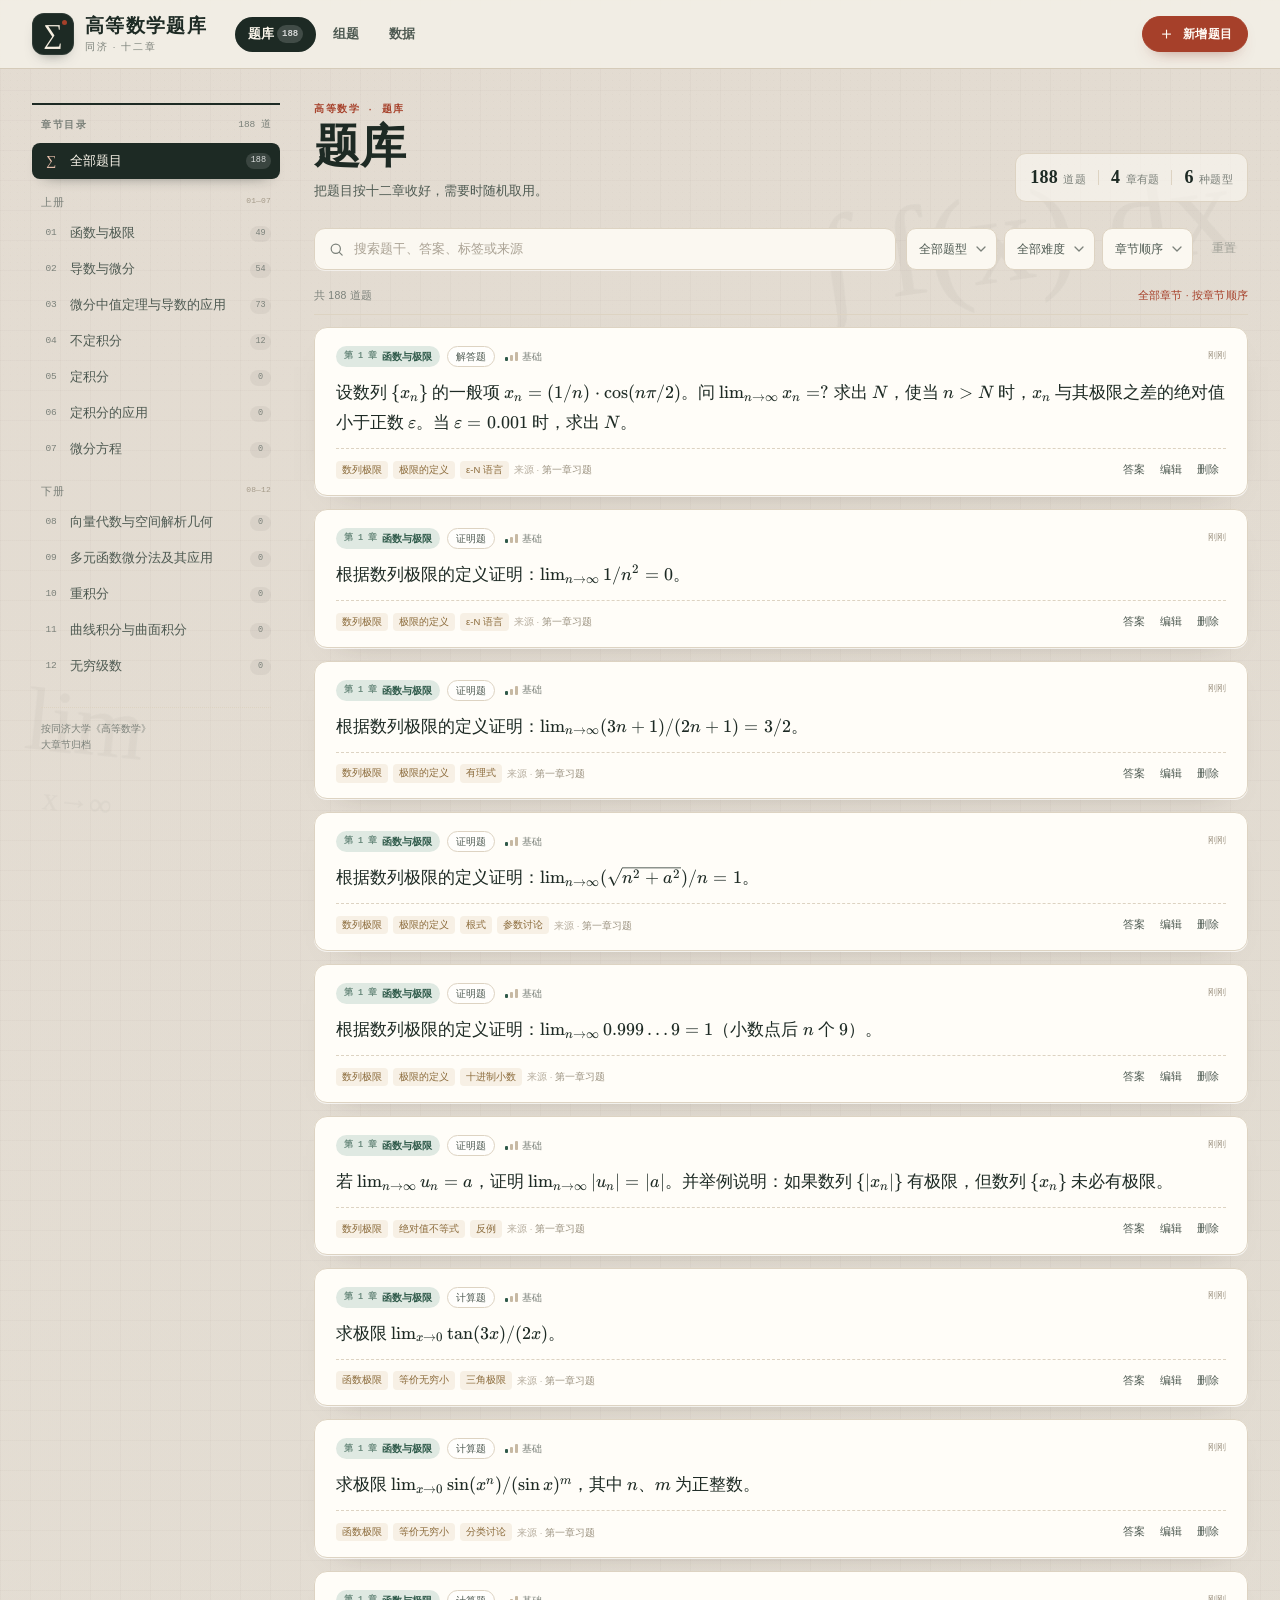
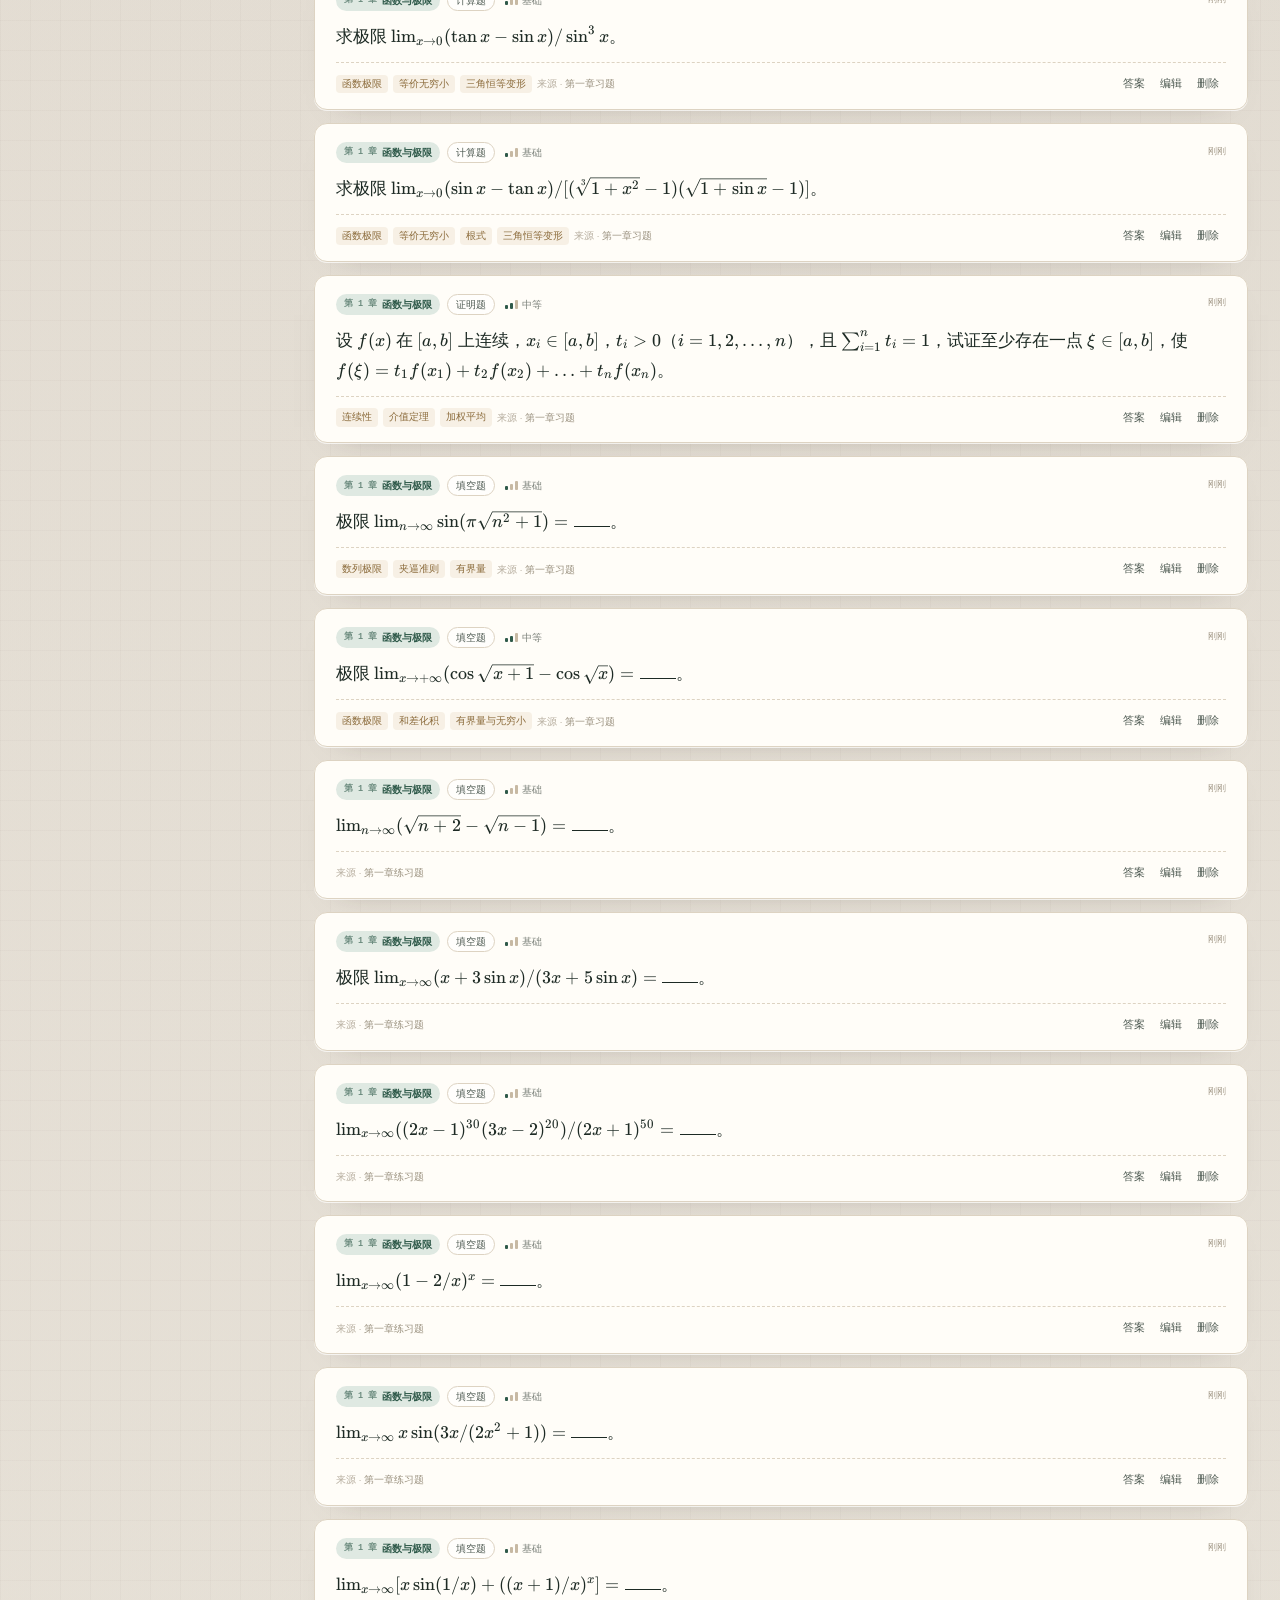
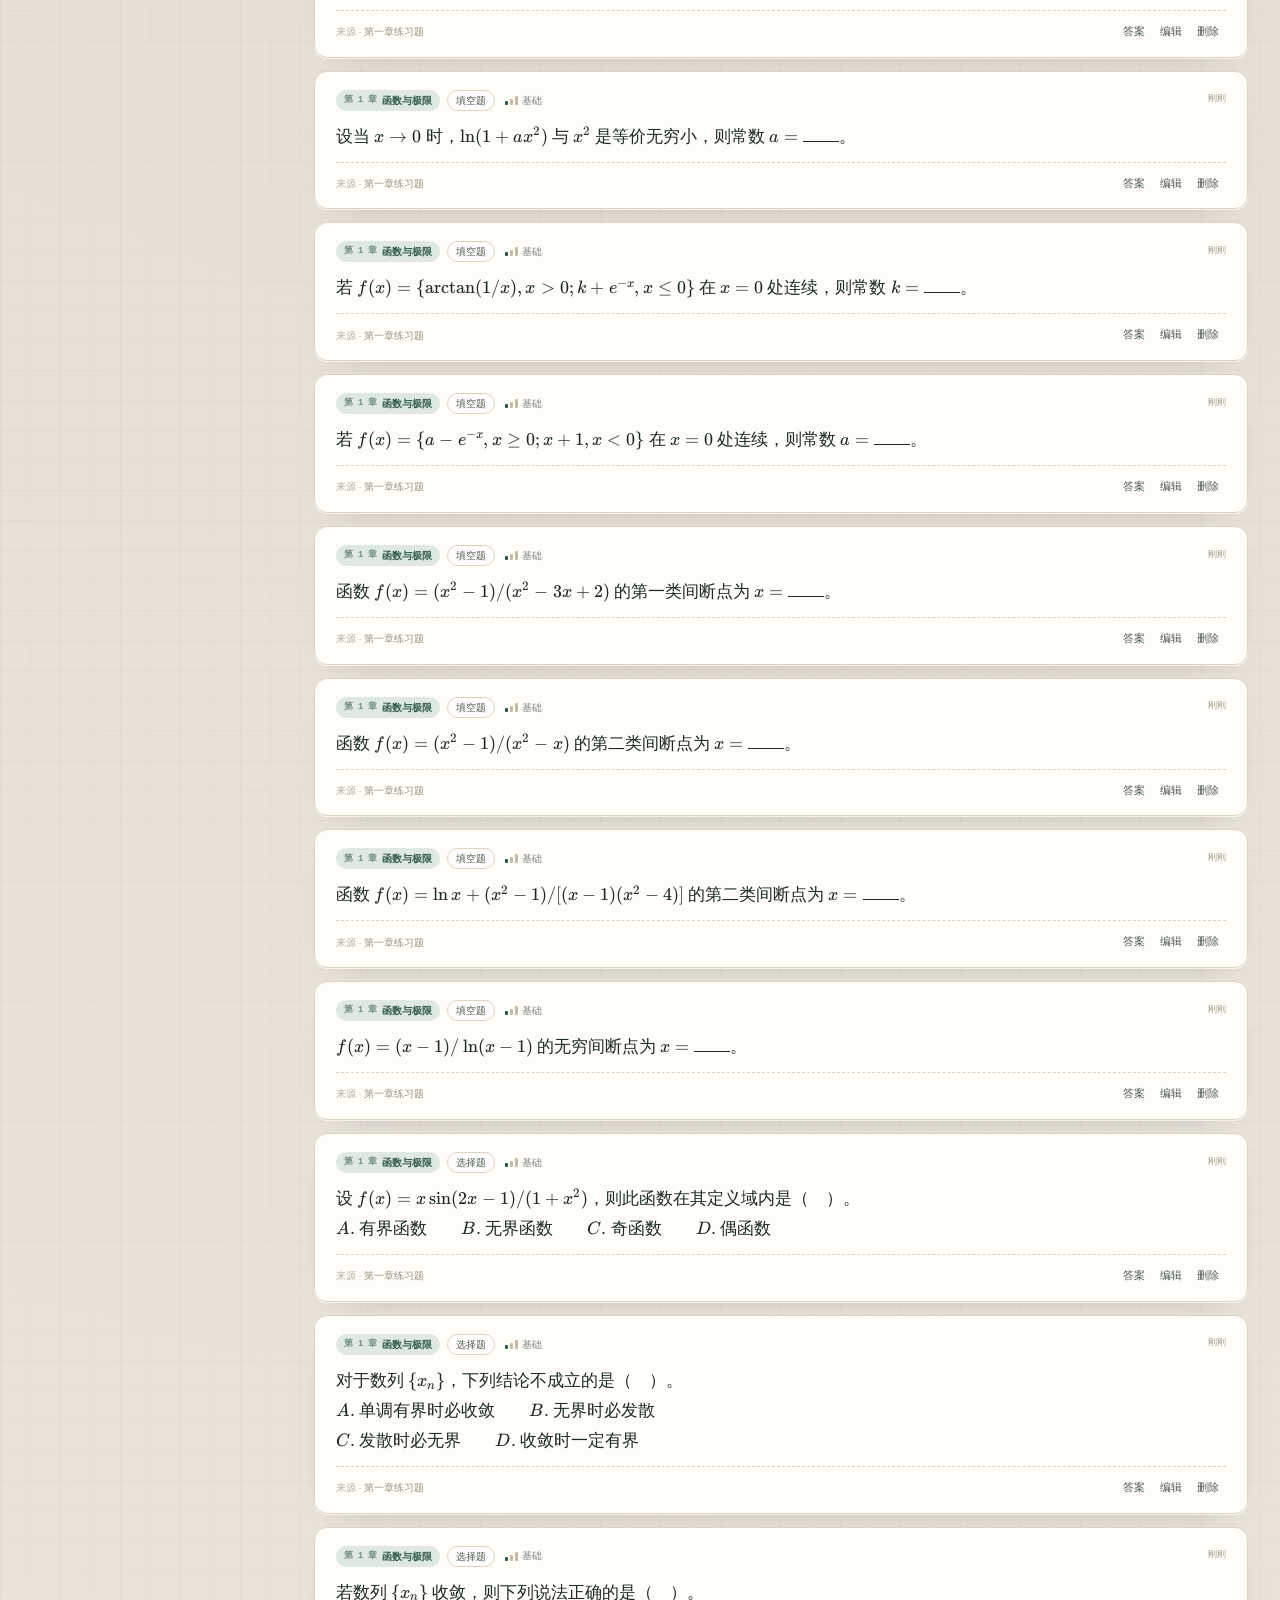
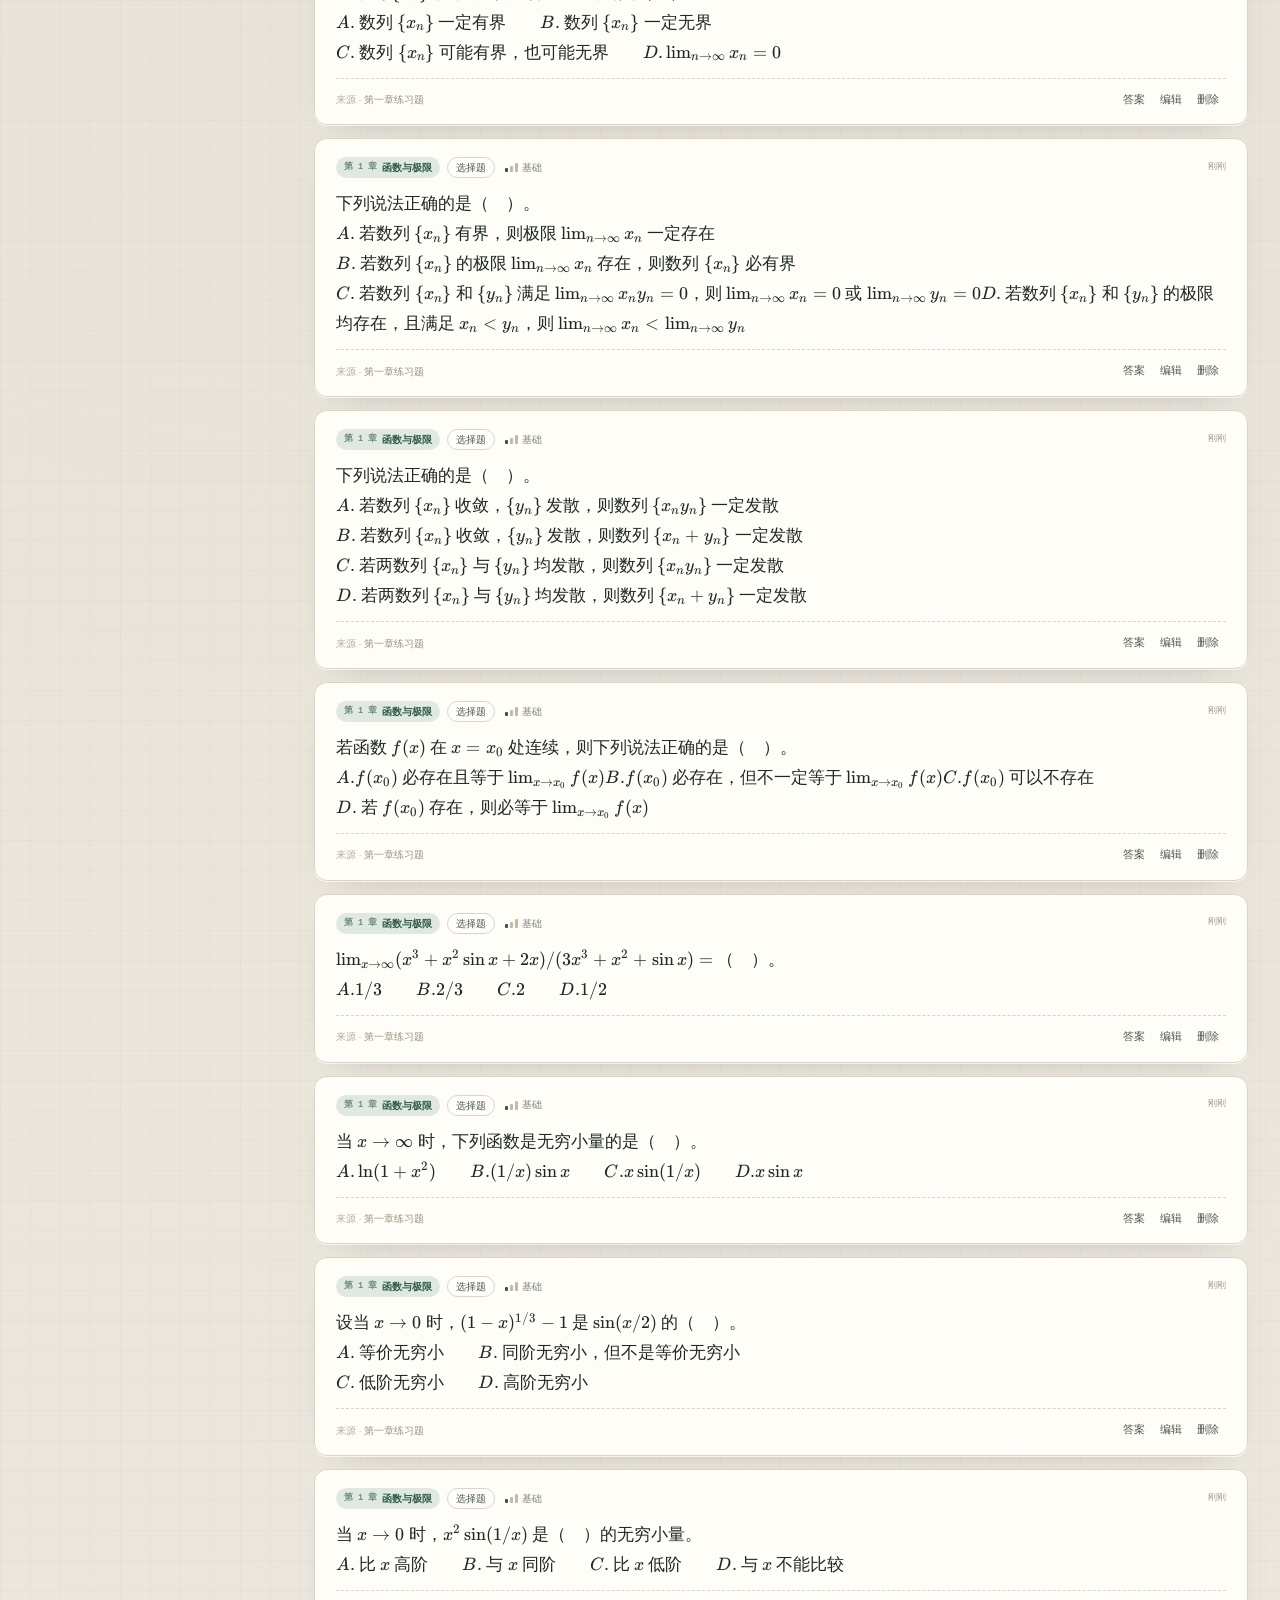
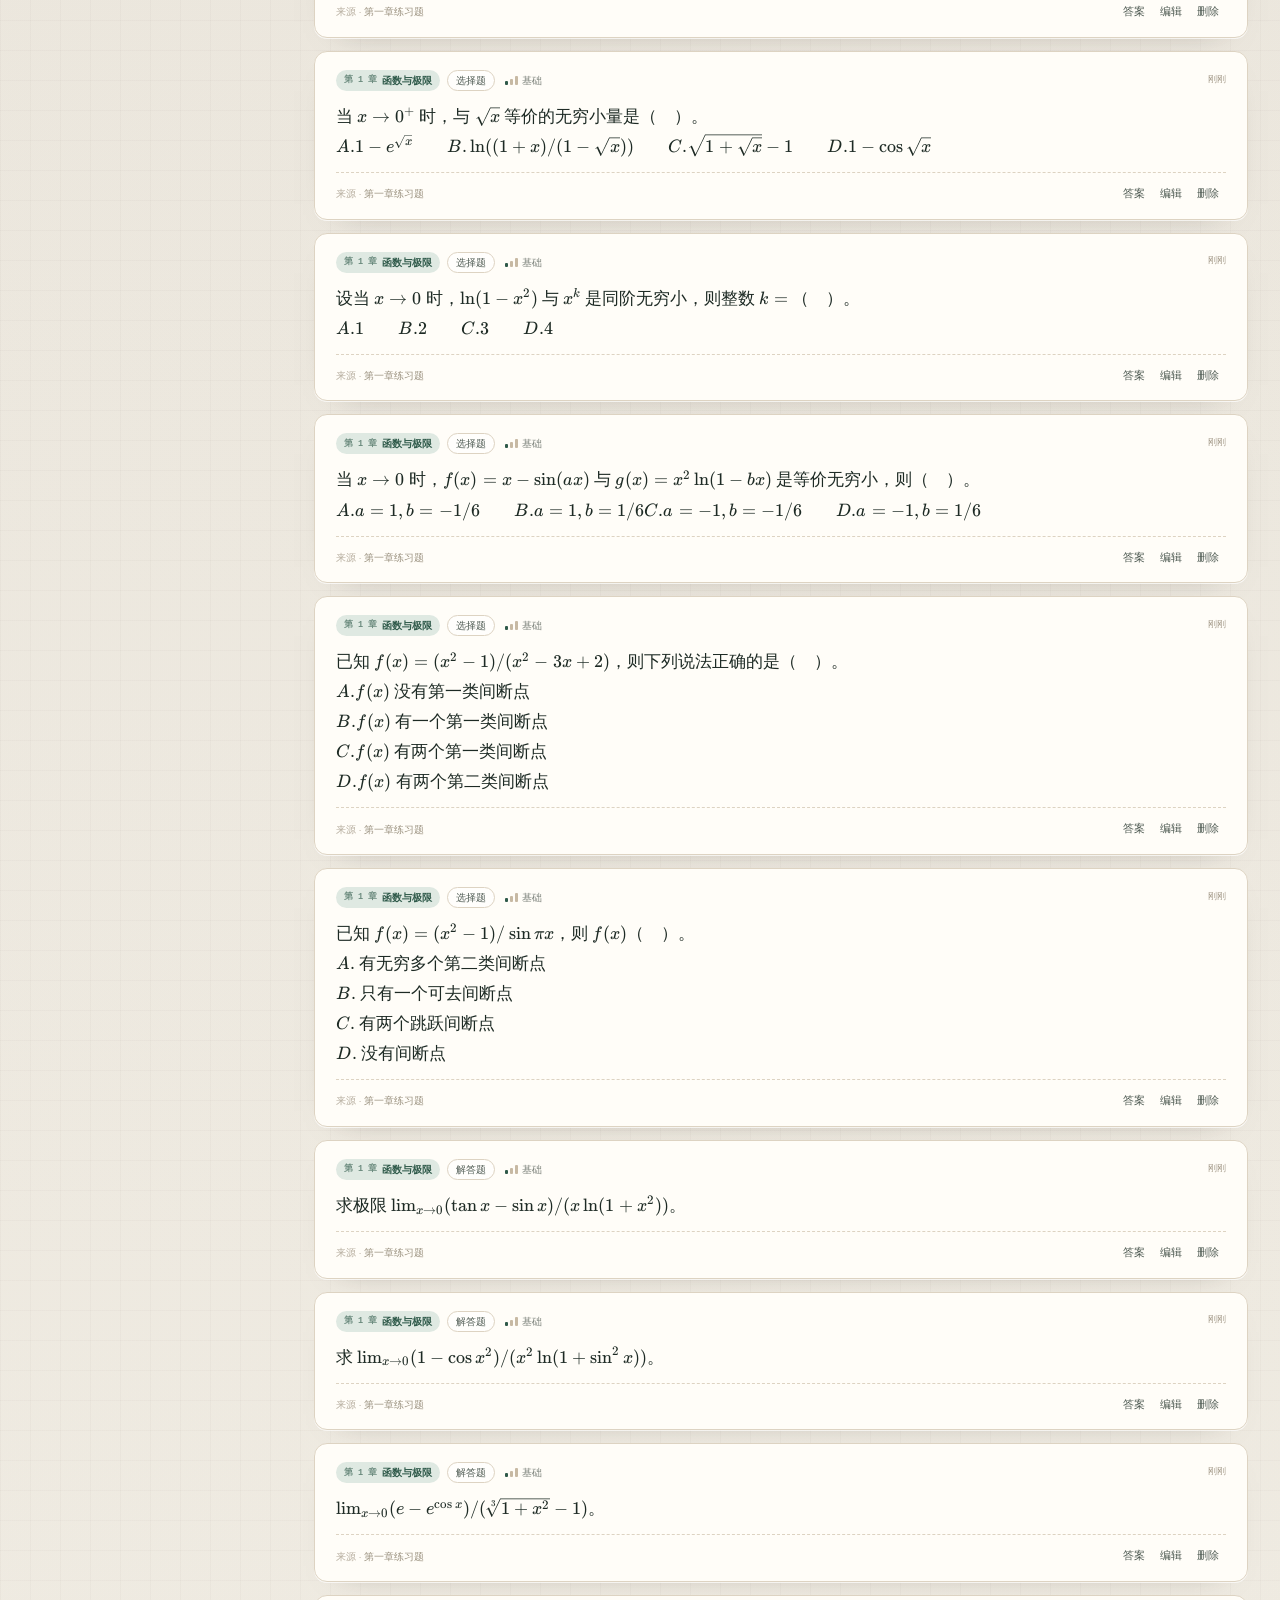
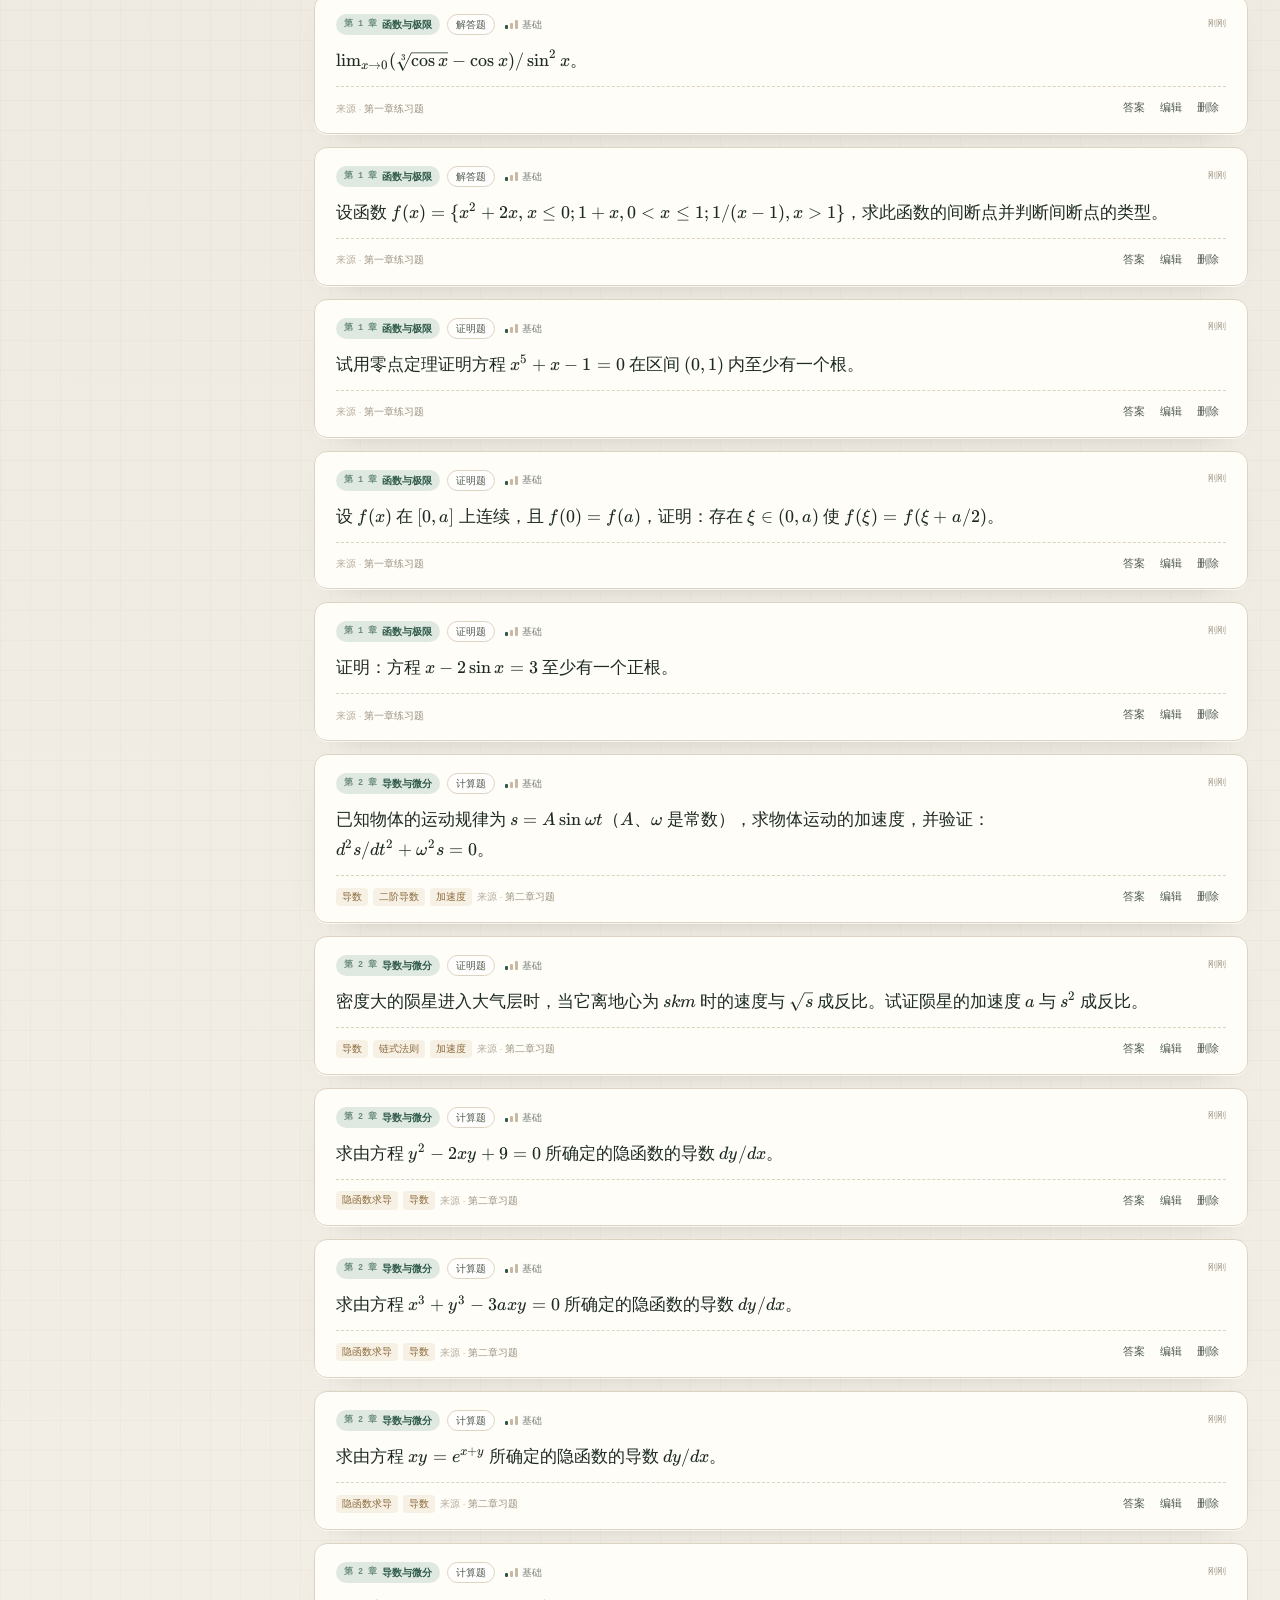
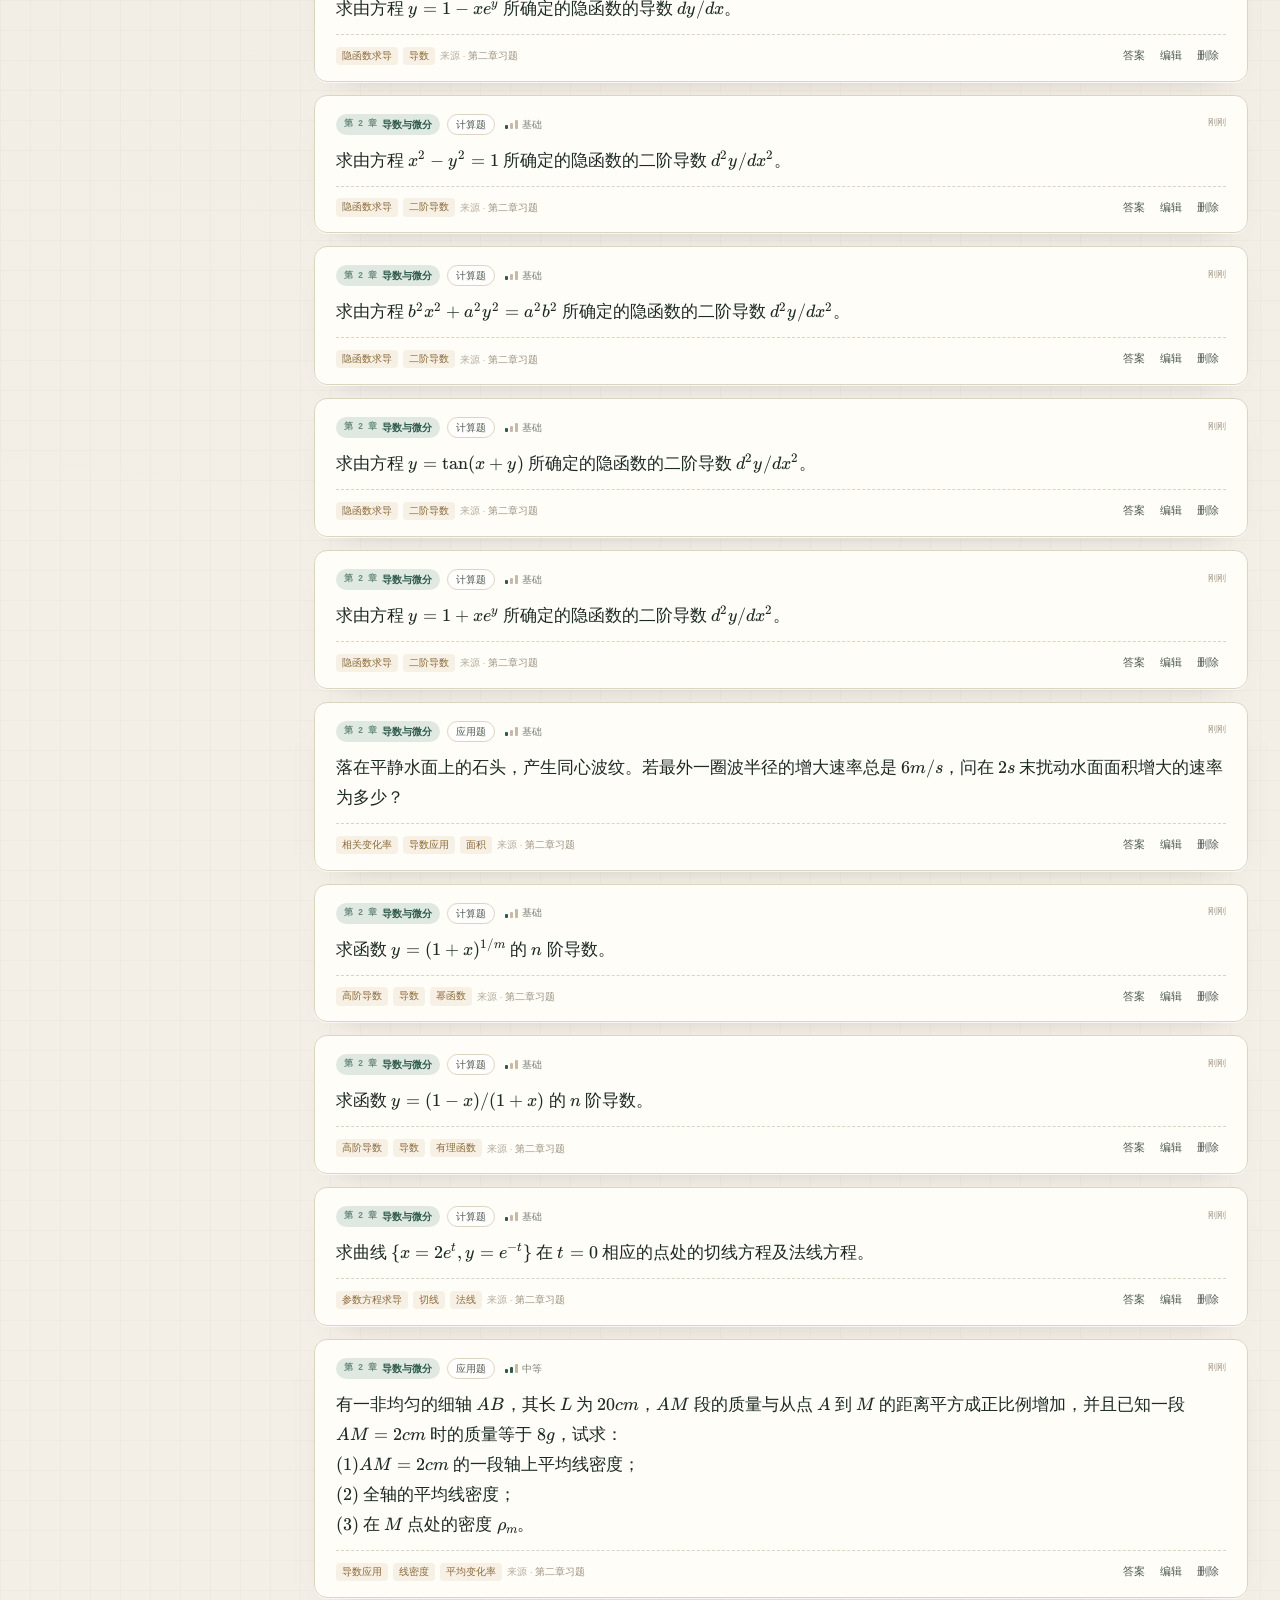
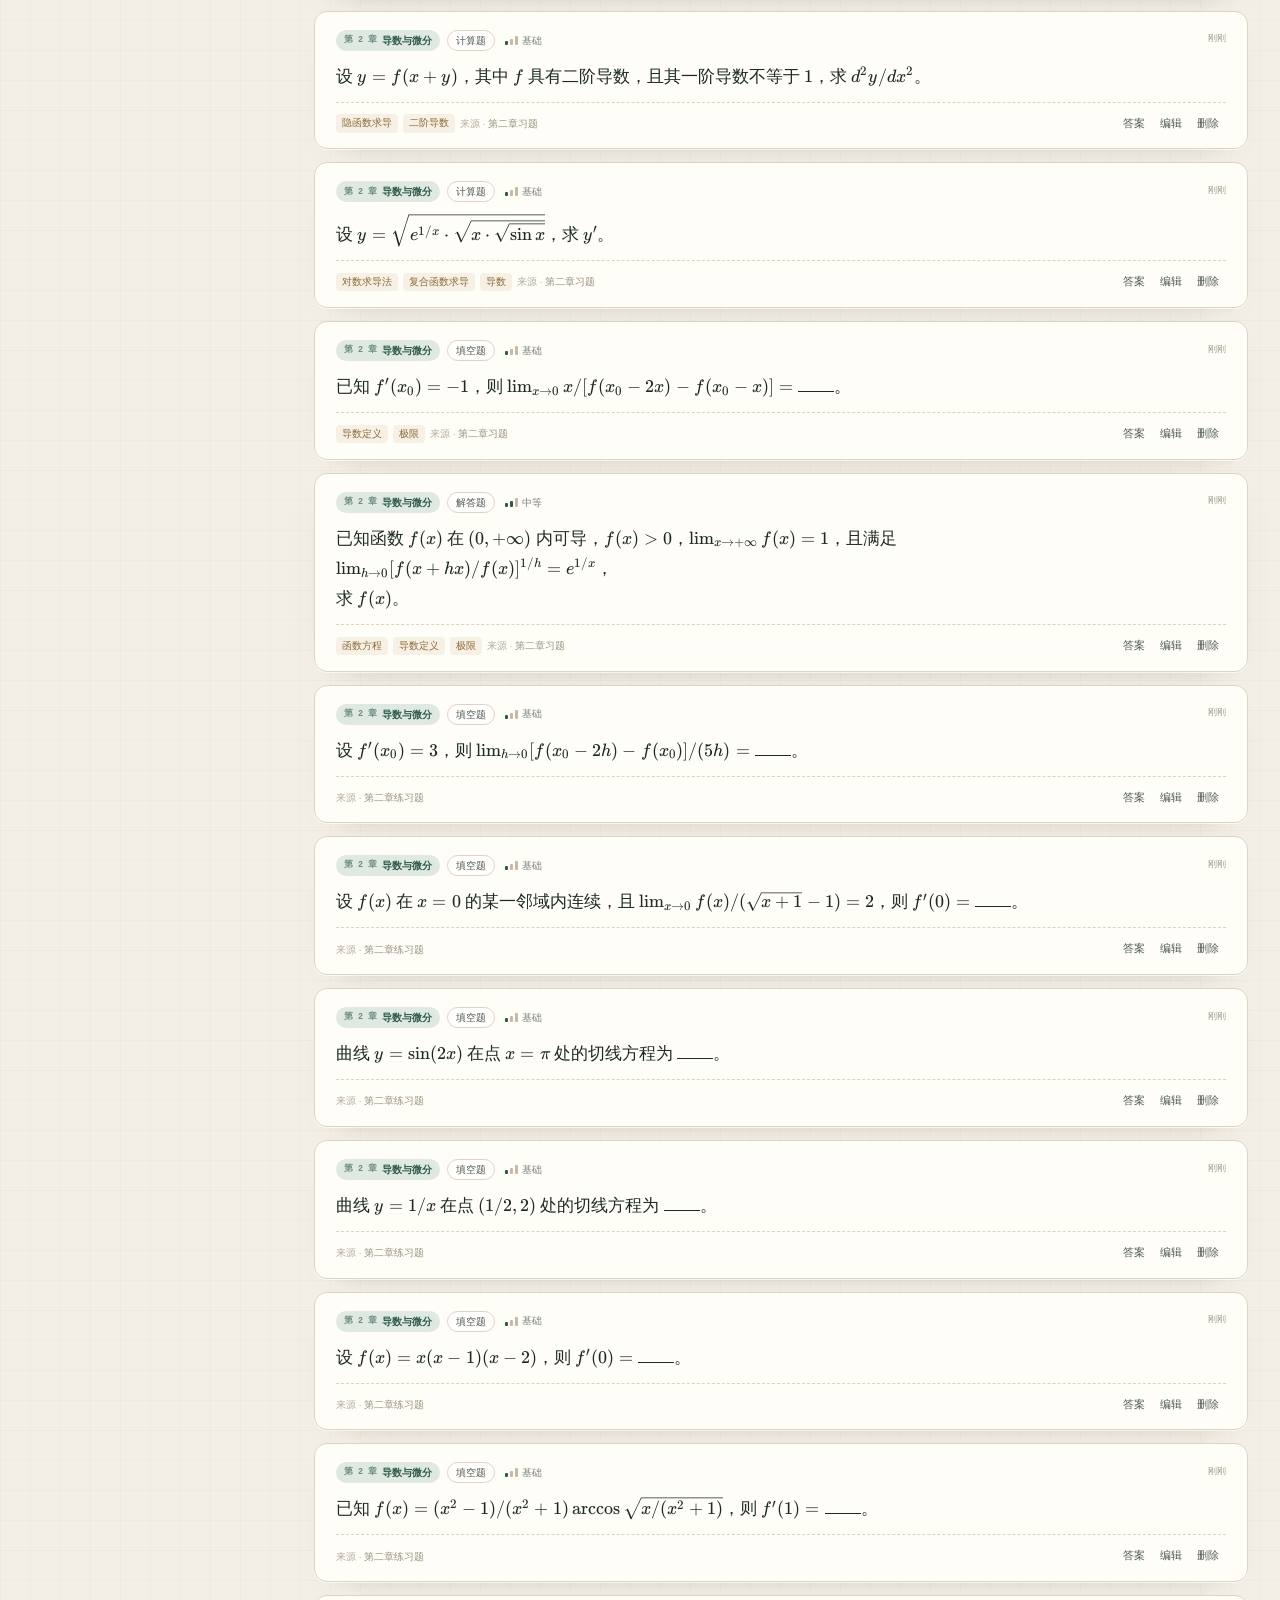
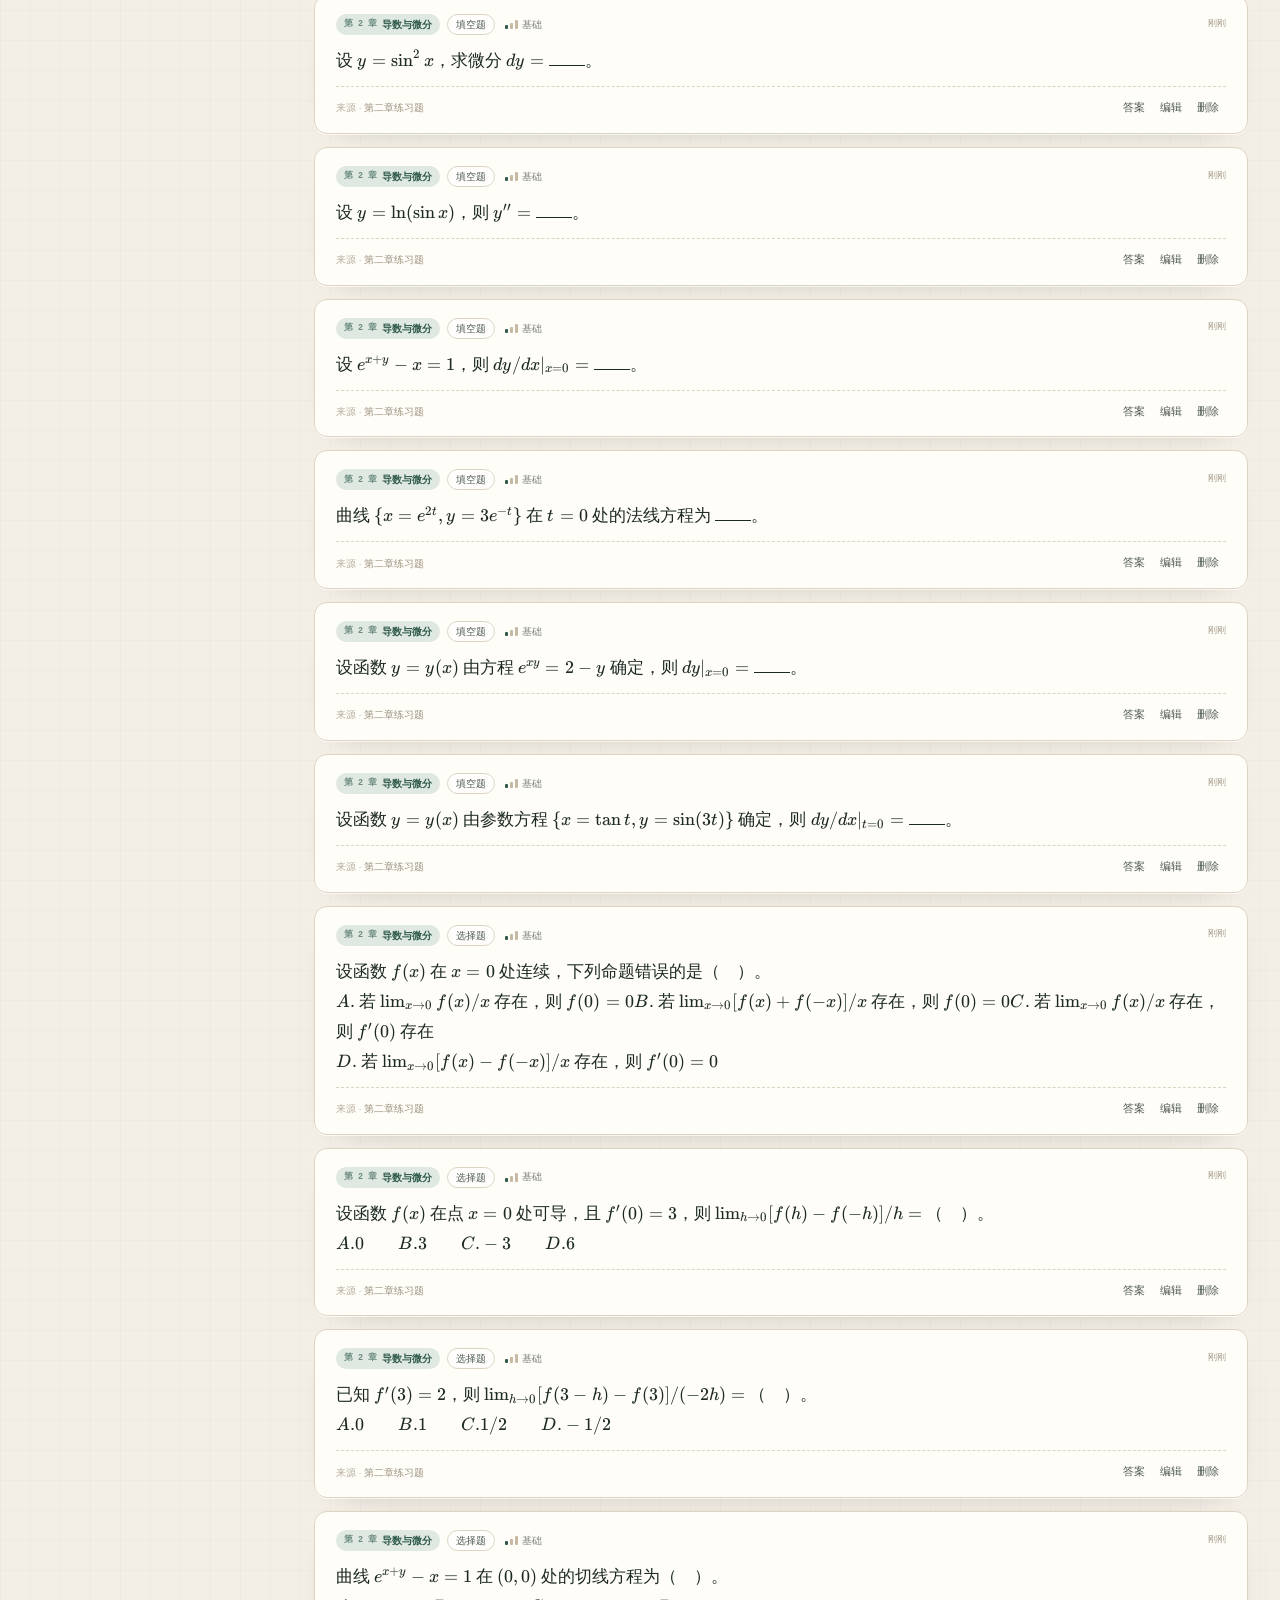
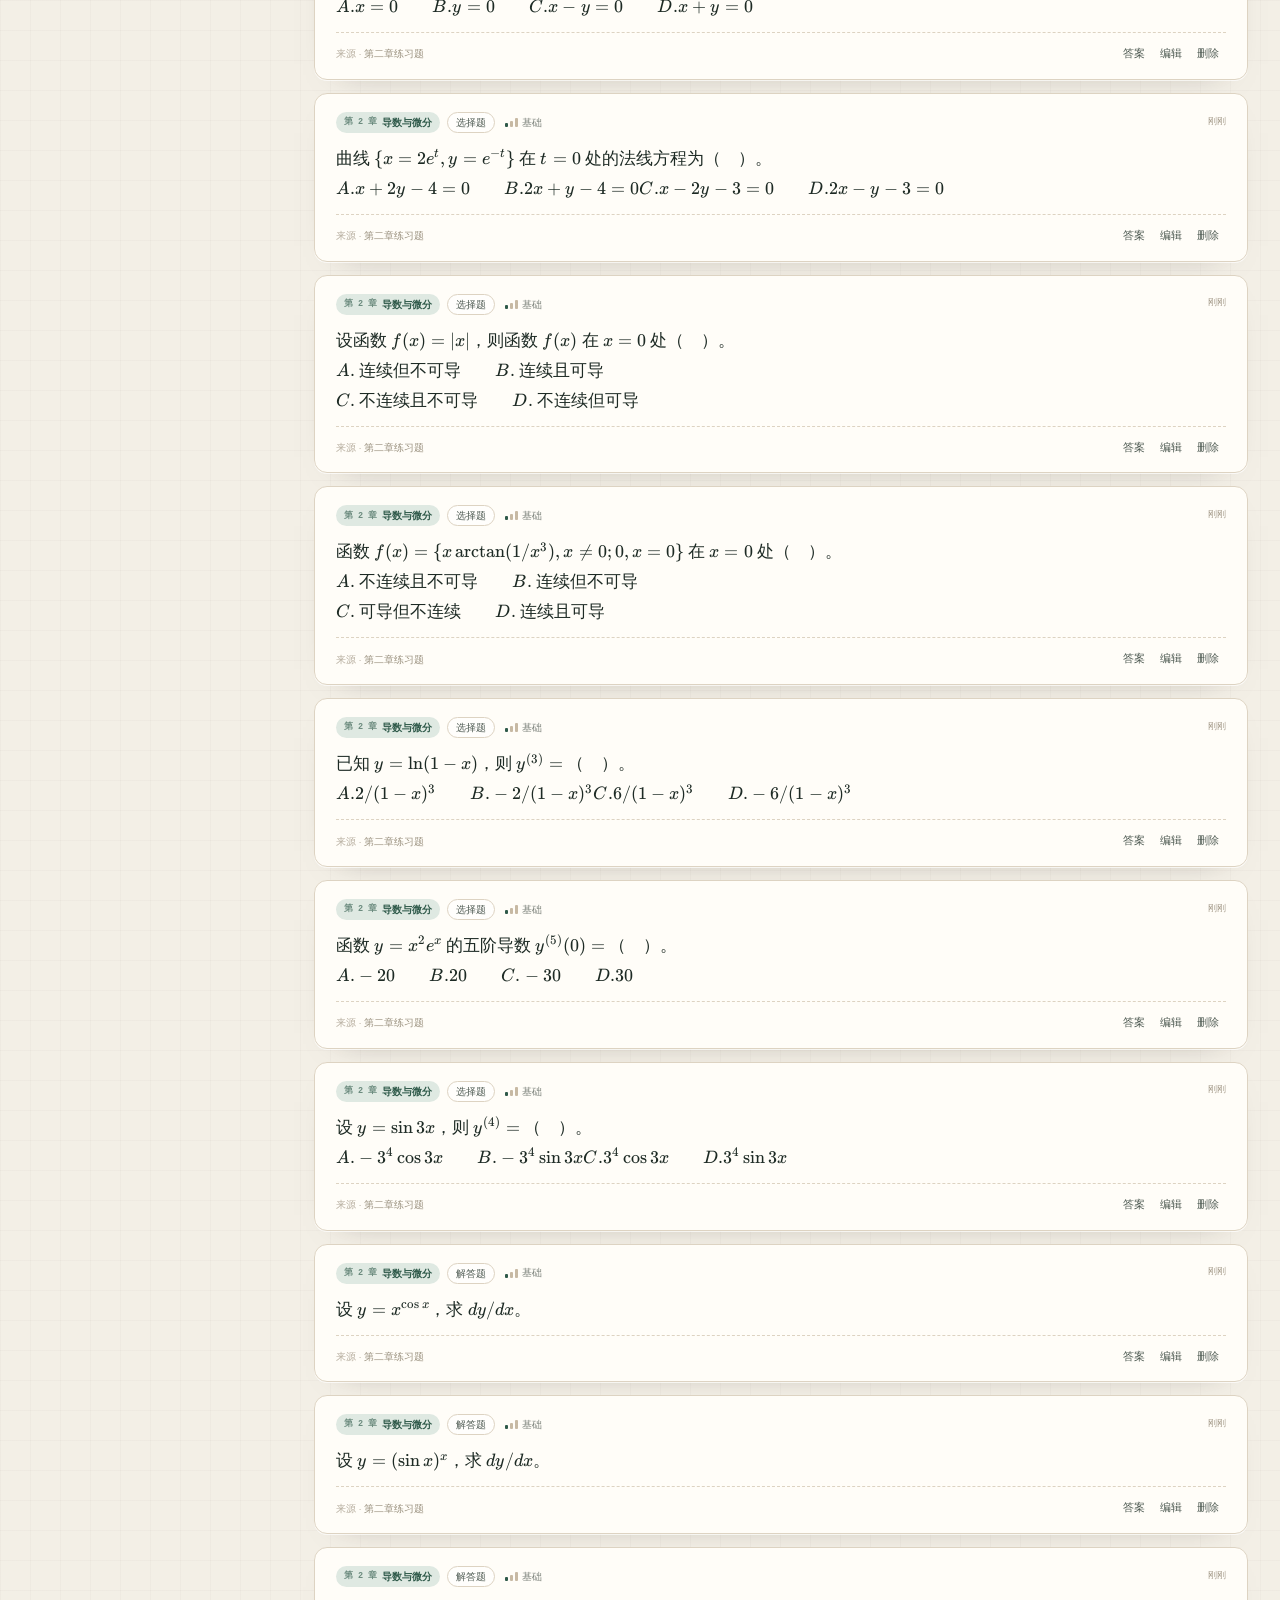
<file: math-bank/index.html>
<!DOCTYPE html>
<html lang="zh-CN">
<head>
  <meta charset="utf-8">
  <meta name="viewport" content="width=device-width, initial-scale=1">
  <meta name="description" content="离线高等数学习题库：按同济大学《高等数学》十二章分类，支持检索、增删改、随机组题并导出 Word。">
  <meta name="color-scheme" content="light">
  <meta name="theme-color" content="#f3efe6">
  <title>高等数学题库 · 同济十二章</title>
  <link rel="icon" href="assets/favicon.svg" type="image/svg+xml">
  <link rel="stylesheet" href="assets/vendor/katex/katex.local.min.css">
  <link rel="stylesheet" href="assets/css/style.css">
</head>
<body>
  <a class="skip-link" href="#main">跳到主要内容</a>
  <div class="page-texture" aria-hidden="true"></div>
  <div class="math-decoration math-decoration--one" aria-hidden="true">∫ f(x) dx</div>
  <div class="math-decoration math-decoration--two" aria-hidden="true">lim<br><span>x→∞</span></div>

  <header class="site-header">
    <div class="header-inner">
      <a class="brand" href="#bank" id="brand-home" aria-label="高等数学题库，返回题库">
        <span class="brand-mark" aria-hidden="true">∑</span>
        <span class="brand-copy">
          <span class="brand-title">高等数学题库</span>
          <span class="brand-subtitle">同济 · 十二章</span>
        </span>
      </a>

      <nav class="main-nav" aria-label="主导航">
        <button class="nav-tab is-active" type="button" data-view="bank">
          题库 <span class="nav-count" id="nav-bank-count">0</span>
        </button>
        <button class="nav-tab" type="button" data-view="compose">组题</button>
        <button class="nav-tab" type="button" data-view="data">数据</button>
      </nav>

      <div class="header-actions">
        <button class="btn btn-primary btn-add" type="button" id="btn-add-question" aria-label="新增题目">
          <span class="btn-plus" aria-hidden="true">＋</span>
          <span>新增题目</span>
        </button>
      </div>
    </div>
  </header>

  <main class="main-shell" id="main">
    <div class="storage-warning" id="storage-warning" role="alert" hidden>
      <strong>注意：</strong><span id="storage-warning-text">当前浏览器无法保存数据。</span>
    </div>

    <!-- ============================== 题库 ============================== -->
    <section class="view is-active" id="view-bank" data-view-panel="bank">
      <div class="bank-layout">
        <aside class="chapter-panel" aria-label="章节目录">
          <div class="chapter-panel-head">
            <span class="panel-label">章节目录</span>
            <span class="chapter-total" id="chapter-total-label">0 道</span>
          </div>
          <div class="chapter-scroll">
            <button class="chapter-item chapter-item--all is-active" type="button" data-chapter-filter="all" id="chapter-all">
              <span class="chapter-index" aria-hidden="true">∑</span>
              <span class="chapter-name">全部题目</span>
              <span class="chapter-count" id="chapter-count-all">0</span>
            </button>
            <div class="chapter-nav" id="chapter-nav"></div>
          </div>
          <p class="chapter-footnote">按同济大学《高等数学》<br>大章节归档</p>
        </aside>

        <div class="bank-content">
          <header class="page-head">
            <div class="page-heading">
              <p class="eyebrow">高等数学 · 题库</p>
              <h1>题库</h1>
              <p class="page-desc">把题目按十二章收好，需要时随机取用。</p>
            </div>
            <div class="overview-strip" aria-label="题库概览">
              <span><strong id="overview-total">0</strong> 道题</span>
              <span class="overview-divider" aria-hidden="true"></span>
              <span><strong id="overview-covered">0</strong> 章有题</span>
              <span class="overview-divider" aria-hidden="true"></span>
              <span><strong id="overview-types">0</strong> 种题型</span>
            </div>
          </header>

          <div class="bank-toolbar">
            <label class="search-box" for="search-input">
              <svg class="search-icon" viewBox="0 0 24 24" aria-hidden="true">
                <circle cx="11" cy="11" r="6.5"></circle>
                <path d="M16 16l4 4"></path>
              </svg>
              <input type="search" id="search-input" placeholder="搜索题干、答案、标签或来源" autocomplete="off" spellcheck="false">
              <button class="search-clear" type="button" id="btn-clear-search" aria-label="清空搜索" hidden>×</button>
            </label>
            <div class="filter-controls">
              <label class="select-wrap">
                <span class="sr-only">题型</span>
                <select id="filter-type">
                  <option value="all">全部题型</option>
                </select>
              </label>
              <label class="select-wrap">
                <span class="sr-only">难度</span>
                <select id="filter-difficulty">
                  <option value="all">全部难度</option>
                  <option value="1">基础</option>
                  <option value="2">中等</option>
                  <option value="3">较难</option>
                </select>
              </label>
              <label class="select-wrap">
                <span class="sr-only">排序</span>
                <select id="filter-sort">
                  <option value="chapter">章节顺序</option>
                  <option value="newest">最近更新</option>
                  <option value="difficulty">由易到难</option>
                </select>
              </label>
              <button class="btn btn-quiet btn-reset" type="button" id="btn-reset-filters">重置</button>
            </div>
          </div>

          <div class="result-line">
            <span id="result-summary">共 0 道题</span>
            <span class="filter-context" id="filter-context"></span>
          </div>

          <div class="question-list" id="question-list"></div>
        </div>
      </div>
    </section>

    <!-- ============================== 组题 ============================== -->
    <section class="view" id="view-compose" data-view-panel="compose" hidden>
      <header class="page-head page-head--wide">
        <div class="page-heading">
          <p class="eyebrow">随机组卷 · 导出 Word</p>
          <h1>组题</h1>
          <p class="page-desc">选定范围与数量，随机抽题，生成一份可以直接打印或编辑的试卷。</p>
        </div>
        <div class="page-head-note">
          <span class="note-mark" aria-hidden="true">A4</span>
          <span>Word 版式已内置<br>无需联网或安装插件</span>
        </div>
      </header>

      <div class="compose-layout">
        <div class="compose-controls">
          <section class="panel compose-panel">
            <div class="panel-heading">
              <span class="step-no" aria-hidden="true">01</span>
              <h2>试卷信息</h2>
            </div>
            <label class="field" for="paper-title-input">
              <span>试卷标题</span>
              <input id="paper-title-input" type="text" maxlength="80" value="高等数学练习卷" autocomplete="off">
            </label>
            <label class="field" for="paper-subtitle-input">
              <span>副标题 <em>可选</em></span>
              <input id="paper-subtitle-input" type="text" maxlength="120" placeholder="例如：第一章至第三章综合练习" autocomplete="off">
            </label>
          </section>

          <section class="panel compose-panel">
            <div class="panel-heading">
              <span class="step-no" aria-hidden="true">02</span>
              <h2>章节范围</h2>
              <div class="mini-actions">
                <button type="button" data-chapter-scope="all">全选</button>
                <button type="button" data-chapter-scope="upper">上册</button>
                <button type="button" data-chapter-scope="lower">下册</button>
                <button type="button" data-chapter-scope="none">清空</button>
              </div>
            </div>
            <div class="chapter-check-grid" id="compose-chapters"></div>
          </section>

          <section class="panel compose-panel">
            <div class="panel-heading">
              <span class="step-no" aria-hidden="true">03</span>
              <h2>筛选与数量</h2>
            </div>
            <div class="field-caption">题型</div>
            <div class="type-check-grid" id="compose-types"></div>
            <div class="difficulty-block">
              <div class="field-caption">难度</div>
              <div class="difficulty-checks" id="compose-difficulties"></div>
            </div>
            <div class="count-row">
              <label class="field-caption" for="compose-count">抽取数量</label>
              <div class="number-stepper">
                <button type="button" data-count-step="-1" aria-label="减少题目数量">−</button>
                <input id="compose-count" type="number" min="1" max="999" step="1" value="10" inputmode="numeric">
                <button type="button" data-count-step="1" aria-label="增加题目数量">＋</button>
              </div>
              <span class="available-inline">可用 <strong id="available-count-inline">0</strong> 道</span>
            </div>
            <p class="field-hint" id="compose-availability-hint">正在统计可用题目…</p>
          </section>

          <section class="panel compose-panel">
            <div class="panel-heading">
              <span class="step-no" aria-hidden="true">04</span>
              <h2>输出选项</h2>
            </div>
            <label class="switch-row">
              <input type="checkbox" id="opt-show-answers">
              <span class="switch-ui" aria-hidden="true"></span>
              <span class="switch-text"><strong>附参考答案</strong><small>答案另起一页，先做后对更方便</small></span>
            </label>
            <label class="switch-row is-disabled" id="opt-solutions-row">
              <input type="checkbox" id="opt-show-solutions" disabled>
              <span class="switch-ui" aria-hidden="true"></span>
              <span class="switch-text"><strong>同时附解析</strong><small>需要先勾选「附参考答案」</small></span>
            </label>
            <label class="switch-row">
              <input type="checkbox" id="opt-answer-space" checked>
              <span class="switch-ui" aria-hidden="true"></span>
              <span class="switch-text"><strong>题目之间预留答题空间</strong><small>Word 中每题下方留出书写位置</small></span>
            </label>
          </section>

          <div class="compose-actions">
            <div class="available-block">
              <span>当前条件</span>
              <strong><span id="available-count">0</span> 道可用</strong>
            </div>
            <button class="btn btn-primary btn-lg" type="button" id="btn-compose" disabled>
              随机组卷 <span class="btn-arrow" aria-hidden="true">→</span>
            </button>
          </div>
        </div>

        <div class="preview-column">
          <div class="preview-toolbar">
            <div class="preview-title">
              <p class="eyebrow">预览</p>
              <h2>试卷</h2>
            </div>
            <div class="preview-actions">
              <button class="btn btn-quiet" type="button" id="btn-clear-paper" hidden>清空</button>
              <button class="btn btn-secondary" type="button" id="btn-print-paper" hidden>
                <svg viewBox="0 0 24 24" aria-hidden="true"><path d="M7 9V3h10v6M7 18H5a2 2 0 0 1-2-2v-5a2 2 0 0 1 2-2h14a2 2 0 0 1 2 2v5a2 2 0 0 1-2 2h-2"></path><rect x="7" y="14" width="10" height="7"></rect></svg>
                打印
              </button>
              <button class="btn btn-primary" type="button" id="btn-export-word" hidden>
                <svg viewBox="0 0 24 24" aria-hidden="true"><path d="M12 3v12"></path><path d="M7 10l5 5 5-5"></path><path d="M5 21h14"></path></svg>
                导出 Word
              </button>
            </div>
          </div>

          <div class="paper-empty" id="paper-empty">
            <span class="paper-empty-glyph" aria-hidden="true">∫</span>
            <h3>还没有生成试卷</h3>
            <p>在左侧选择章节、题型与数量，点击「随机组卷」后在这里预览。</p>
            <span class="paper-empty-hint">A4 纸 · 宋体排版 · 可导出 .docx</span>
          </div>

          <article class="paper" id="paper" aria-label="试卷预览" hidden>
            <header class="paper-head">
              <h1 id="paper-view-title">高等数学练习卷</h1>
              <p class="paper-subtitle" id="paper-view-subtitle" hidden></p>
              <p class="paper-meta-line" id="paper-meta-line"></p>
              <div class="paper-name-line" aria-hidden="true">
                <span>姓名：________</span>
                <span>学号：________</span>
                <span>班级：________</span>
              </div>
            </header>
            <div id="paper-body"></div>
            <section class="paper-answers" id="paper-answers" hidden></section>
          </article>
        </div>
      </div>
    </section>

    <!-- ============================== 数据 ============================== -->
    <section class="view" id="view-data" data-view-panel="data" hidden>
      <header class="page-head page-head--wide">
        <div class="page-heading">
          <p class="eyebrow">本地数据 · 备份与迁移</p>
          <h1>数据</h1>
          <p class="page-desc">题库保存在当前浏览器中，不上传、不联网。换设备或清理浏览器之前，记得导出备份。</p>
        </div>
        <div class="page-head-note">
          <span class="note-mark note-mark--green" aria-hidden="true">◎</span>
          <span>离线 · 本地优先<br>你的题目只在这台电脑上</span>
        </div>
      </header>

      <div class="data-grid">
        <section class="panel data-card data-card--stats">
          <div class="panel-heading">
            <span class="step-no" aria-hidden="true">01</span>
            <h2>题库概览</h2>
            <span class="panel-kicker">BANK SNAPSHOT</span>
          </div>
          <div class="big-stat">
            <strong id="data-total">0</strong>
            <span>道题目</span>
          </div>
          <div class="stat-pairs">
            <div><span>覆盖章节</span><strong id="data-covered">0 / 12</strong></div>
            <div><span>题型种类</span><strong id="data-types">0 / 6</strong></div>
            <div><span>本地占用</span><strong id="data-usage">0 KB</strong></div>
          </div>
          <div class="distribution" id="chapter-distribution"></div>
        </section>

        <section class="panel data-card">
          <div class="panel-heading">
            <span class="step-no" aria-hidden="true">02</span>
            <h2>导出与备份</h2>
          </div>
          <p class="panel-copy">导出的 JSON 包含全部题目，可以跨浏览器、跨电脑导入，也可以直接放进 <code>data/questions.js</code> 作为内置题库。</p>
          <div class="button-stack">
            <button class="btn btn-primary" type="button" id="btn-export-json">
              <svg viewBox="0 0 24 24" aria-hidden="true"><path d="M12 3v12"></path><path d="M7 10l5 5 5-5"></path><path d="M5 21h14"></path></svg>
              导出全部题目（JSON）
            </button>
            <button class="btn btn-secondary" type="button" id="btn-export-template">下载导入模板</button>
          </div>
          <p class="data-note" id="storage-meta">尚未保存过题库。</p>
        </section>

        <section class="panel data-card data-card--wide">
          <div class="panel-heading">
            <span class="step-no" aria-hidden="true">03</span>
            <h2>导入题库</h2>
            <span class="panel-kicker">JSON IMPORT</span>
          </div>
          <div class="import-mode" role="radiogroup" aria-label="导入方式">
            <label>
              <input type="radio" name="import-mode" value="merge" checked>
              <span class="mode-card"><strong>合并导入</strong><small>相同 id 更新，其余追加</small></span>
            </label>
            <label>
              <input type="radio" name="import-mode" value="replace">
              <span class="mode-card"><strong>覆盖题库</strong><small>清空现有题目后导入</small></span>
            </label>
          </div>
          <div class="import-grid">
            <label class="dropzone" id="dropzone" for="import-file" tabindex="0" role="button" aria-label="选择或拖入 JSON 题库文件">
              <svg viewBox="0 0 24 24" aria-hidden="true"><path d="M12 16V4"></path><path d="M7 9l5-5 5 5"></path><path d="M4 16v3a2 2 0 0 0 2 2h12a2 2 0 0 0 2-2v-3"></path></svg>
              <strong>拖入 JSON 文件</strong>
              <span>或点击选择文件</span>
              <input type="file" id="import-file" accept=".json,application/json" hidden>
            </label>
            <div class="paste-import">
              <label for="import-text">或粘贴 JSON</label>
              <textarea id="import-text" rows="6" spellcheck="false" placeholder='{"questions": [ { "chapter": "第1章", "stem": "……" } ]}'></textarea>
              <button class="btn btn-secondary" type="button" id="btn-import-text">解析并导入</button>
            </div>
          </div>
          <div class="import-report" id="import-report" hidden aria-live="polite"></div>
        </section>

        <section class="panel data-card">
          <div class="panel-heading">
            <span class="step-no" aria-hidden="true">04</span>
            <h2>题库维护</h2>
          </div>
          <div class="maintenance-row">
            <div>
              <strong>载入演示题</strong>
              <p>加入 9 道自编示例题，用来体验组卷和 Word 导出。</p>
            </div>
            <button class="btn btn-secondary btn-sm" type="button" id="btn-load-demo">载入</button>
          </div>
          <div class="maintenance-row">
            <div>
              <strong>合并内置题库</strong>
              <p id="builtin-note">内置题库当前有 0 道题。</p>
            </div>
            <button class="btn btn-secondary btn-sm" type="button" id="btn-merge-builtin" disabled>合并</button>
          </div>
          <div class="maintenance-row maintenance-row--danger">
            <div>
              <strong>清空题库</strong>
              <p>只删除当前浏览器里的题目，操作前请先导出。</p>
            </div>
            <button class="btn btn-danger-ghost btn-sm" type="button" id="btn-clear-bank">清空</button>
          </div>
        </section>

        <section class="panel data-card data-card--wide">
          <div class="panel-heading">
            <span class="step-no" aria-hidden="true">05</span>
            <h2>数据格式</h2>
            <span class="panel-kicker">JSON SCHEMA</span>
          </div>
          <p class="panel-copy">题干、答案、解析都支持换行，以及 <code>x^{2}</code>、<code>a_{n}</code> 这样的上下标标记；积分号、求和号、根号等公式请直接使用 Unicode 字符。</p>
          <details class="code-details">
            <summary>查看可直接导入的示例与字段说明</summary>
            <pre><code>{
  "version": 1,
  "questions": [
    {
      "id": "ch01-001",
      "chapter": "第1章",
      "type": "计算题",
      "difficulty": "基础",
      "stem": "求极限 lim_{x→0} (sin 3x) / x",
      "answer": "3",
      "solution": "利用等价无穷小 sin 3x ~ 3x。",
      "tags": ["极限", "等价无穷小"],
      "source": "自编"
    }
  ]
}</code></pre>
          </details>
          <p class="data-note">上面是合法 JSON，可以直接导入。chapter 也可以写 ch01 或 1；题型、难度缺失时会按解答题 / 中等导入。题目 id 可省略。</p>
          <p class="data-note">公式暂不解析 LaTeX 命令；上标、下标会原样带入 Word。需要更复杂的排版时，可把公式写成 Unicode 文本，或在导出后的 Word 里继续编辑。</p>
        </section>
      </div>
    </section>
  </main>

  <footer class="site-footer">
    <div class="footer-inner">
      <span>高等数学题库 · 离线版</span>
      <span>数据保存在当前浏览器 · 请定期在「数据」页导出备份</span>
    </div>
  </footer>

  <!-- ============================== 新增 / 编辑题目 ============================== -->
  <dialog class="modal" id="question-dialog" aria-labelledby="question-dialog-title">
    <form class="modal-card" id="question-form" novalidate>
      <header class="modal-head">
        <div>
          <p class="eyebrow">QUESTION EDITOR</p>
          <h2 id="question-dialog-title">新增题目</h2>
        </div>
        <button class="icon-btn modal-close" type="button" data-close-question aria-label="关闭">×</button>
      </header>
      <div class="modal-body">
        <input type="hidden" id="question-id">
        <div class="form-grid form-grid--three">
          <label class="field" for="question-chapter">
            <span>章节 <b>*</b></span>
            <select id="question-chapter" required></select>
          </label>
          <label class="field" for="question-type">
            <span>题型 <b>*</b></span>
            <select id="question-type" required></select>
          </label>
          <label class="field" for="question-difficulty">
            <span>难度 <b>*</b></span>
            <select id="question-difficulty" required></select>
          </label>
        </div>

        <label class="field" for="question-stem">
          <span>题干 <b>*</b></span>
          <textarea id="question-stem" rows="7" required placeholder="在这里输入题目。公式可用 $...$ 写 LaTeX，例如 $\lim_{x\to 0}\frac{\sin x}{x}$；也兼容 x^{2}、a_{n}。"></textarea>
        </label>
        <p class="math-hint"><code>$...$</code> 行内公式 · <code>$$...$$</code> 独立公式 · 也兼容 <code>x^{2}</code>、<code>a_{n}</code> · 换行直接回车</p>

        <label class="field" for="question-answer">
          <span>答案 <em>可留空</em></span>
          <textarea id="question-answer" rows="3" placeholder="最终答案，例如：$\frac{1}{3}$；选项题可写「B（1）」"></textarea>
        </label>
        <label class="field" for="question-solution">
          <span>解析 <em>可留空</em></span>
          <textarea id="question-solution" rows="4" placeholder="解题过程。导出时勾选「同时附解析」才会带入 Word。"></textarea>
        </label>
        <div class="math-preview" id="question-math-preview" hidden>
          <div class="math-preview-head">
            <span>公式预览</span>
            <span class="math-preview-tip"><code>$...$</code> 行内 · <code>$$...$$</code> 独立</span>
          </div>
          <div class="math-preview-body" id="question-math-preview-body"></div>
        </div>

        <div class="form-grid">
          <label class="field" for="question-source">
            <span>来源 <em>可选</em></span>
            <input id="question-source" type="text" maxlength="100" placeholder="例如：自编 / 课堂例题">
          </label>
          <label class="field" for="question-tags">
            <span>标签 <em>可选</em></span>
            <input id="question-tags" type="text" maxlength="200" placeholder="用逗号分隔，例如：极限, 等价无穷小">
          </label>
        </div>
        <p class="form-error" id="question-form-error" role="alert" hidden></p>
      </div>
      <footer class="modal-foot">
        <span class="modal-footnote">保存后立即写入当前浏览器</span>
        <div class="modal-actions">
          <button class="btn btn-quiet" type="button" data-close-question>取消</button>
          <button class="btn btn-primary" type="submit">保存题目</button>
        </div>
      </footer>
    </form>
  </dialog>

  <!-- ============================== 确认框 ============================== -->
  <dialog class="modal modal--small" id="confirm-dialog" aria-labelledby="confirm-title">
    <div class="modal-card">
      <header class="modal-head">
        <div>
          <p class="eyebrow">PLEASE CONFIRM</p>
          <h2 id="confirm-title">确认操作</h2>
        </div>
        <button class="icon-btn modal-close" type="button" id="confirm-close" aria-label="关闭">×</button>
      </header>
      <div class="modal-body">
        <p class="confirm-message" id="confirm-message"></p>
        <p class="confirm-detail" id="confirm-detail" hidden></p>
      </div>
      <footer class="modal-foot">
        <span class="modal-footnote" id="confirm-footnote"></span>
        <div class="modal-actions">
          <button class="btn btn-quiet" type="button" id="confirm-cancel">取消</button>
          <button class="btn btn-primary" type="button" id="confirm-ok">确认</button>
        </div>
      </footer>
    </div>
  </dialog>

  <div class="toast-region" id="toast-region" aria-live="polite" aria-atomic="false"></div>

  <noscript>
    <div class="noscript">这个页面需要 JavaScript 才能使用，请在浏览器设置中启用 JavaScript。</div>
  </noscript>

  <script src="data/questions.js"></script>
  <script src="data/ch01-03-bulk.js"></script>
  <script src="data/ch01-latex.js"></script>
  <script src="data/ch02-latex.js"></script>
  <script src="data/ch03-latex.js"></script>
  <script src="assets/js/chapters.js"></script>
  <script src="assets/js/demo-questions.js"></script>
  <script src="assets/js/richtext.js"></script>
  <script src="assets/vendor/katex/katex.min.js"></script>
  <script src="assets/js/latex.js"></script>
  <script src="assets/js/word-formula.js"></script>
  <script src="assets/js/store.js"></script>
  <script src="assets/js/docx.js"></script>
  <script src="assets/js/app.js"></script>
</body>
</html>
</file>
<file: math-bank/assets/css/style.css>
/* ============================================================
   高等数学题库 · 离线版
   暖纸色 / 墨绿 / 朱砂，带一点教科书的气质。
   ============================================================ */

:root {
  --bg: #f3efe6;
  --bg-deep: #eae3d5;
  --surface: #fbf8f1;
  --surface-raised: #fffdf8;
  --ink: #1d2a24;
  --ink-soft: #4e5a52;
  --muted: #7b817a;
  --line: #ddd3c2;
  --line-strong: #c7b9a3;
  --accent: #a6402a;
  --accent-dark: #82301f;
  --accent-soft: #f2e1d8;
  --green: #2f5a4a;
  --green-soft: #dfe9e2;
  --gold: #b0833f;
  --danger: #9b2c2c;
  --danger-soft: #f8e7e2;
  --font-ui: "Avenir Next", "PingFang SC", "Microsoft YaHei", "Noto Sans CJK SC", sans-serif;
  --font-serif: "Iowan Old Style", "Songti SC", SimSun, "Noto Serif CJK SC", serif;
  --font-mono: "JetBrains Mono", "Cascadia Code", Consolas, "Courier New", monospace;
  --radius: 14px;
  --shadow-card: 0 1px 0 rgba(255, 255, 255, .7), 0 12px 32px -28px rgba(40, 30, 20, .55);
  --shadow-paper: 0 30px 65px -40px rgba(50, 38, 22, .55);
}

*,
*::before,
*::after {
  box-sizing: border-box;
}

html {
  scroll-behavior: smooth;
}

body {
  min-height: 100vh;
  margin: 0;
  overflow-x: hidden;
  background-color: var(--bg);
  background-image:
    radial-gradient(circle at 12% -5%, rgba(166, 64, 42, .075), transparent 34%),
    radial-gradient(circle at 88% 4%, rgba(47, 90, 74, .07), transparent 30%),
    linear-gradient(rgba(90, 70, 40, .028) 1px, transparent 1px),
    linear-gradient(90deg, rgba(90, 70, 40, .028) 1px, transparent 1px);
  background-size: auto, auto, 30px 30px, 30px 30px;
  color: var(--ink);
  font-family: var(--font-ui);
  font-size: 15px;
  line-height: 1.6;
  -webkit-font-smoothing: antialiased;
  text-rendering: optimizeLegibility;
}

::selection {
  background: var(--accent-soft);
  color: var(--accent-dark);
}

button,
input,
select,
textarea {
  font: inherit;
  color: inherit;
}

button {
  cursor: pointer;
}

button:disabled {
  cursor: not-allowed;
}

svg {
  display: block;
}

[hidden] {
  display: none !important;
}

h1,
h2,
h3,
p {
  margin-top: 0;
}

a {
  color: inherit;
}

code {
  padding: 1px 4px;
  border-radius: 3px;
  background: rgba(0, 0, 0, .045);
  font-family: var(--font-mono);
  font-size: .9em;
}

pre code {
  padding: 0;
  background: none;
  font-size: inherit;
}

sup,
sub {
  font-size: .72em;
  line-height: 0;
}

:focus-visible {
  outline: 2px solid var(--accent);
  outline-offset: 3px;
}

.sr-only {
  position: absolute !important;
  width: 1px !important;
  height: 1px !important;
  padding: 0 !important;
  margin: -1px !important;
  overflow: hidden !important;
  clip: rect(0, 0, 0, 0) !important;
  white-space: nowrap !important;
  border: 0 !important;
}

.skip-link {
  position: fixed;
  top: 10px;
  left: 10px;
  z-index: 300;
  padding: 10px 14px;
  border-radius: 8px;
  background: var(--ink);
  color: #fff;
  font-size: 13px;
  transform: translateY(-160%);
  transition: transform .18s ease;
}

.skip-link:focus {
  transform: translateY(0);
}

.page-texture {
  position: fixed;
  inset: 0;
  z-index: -2;
  pointer-events: none;
  background-image: radial-gradient(rgba(50, 40, 25, .12) .6px, transparent .6px);
  background-size: 7px 7px;
  opacity: .18;
  mask-image: linear-gradient(to bottom, #000, transparent 65%);
}

.math-decoration {
  position: fixed;
  z-index: -1;
  color: var(--ink);
  font-family: var(--font-serif);
  line-height: 1;
  pointer-events: none;
  user-select: none;
  opacity: .035;
}

.math-decoration--one {
  top: 19%;
  right: 3.5%;
  font-size: clamp(70px, 10vw, 150px);
  transform: rotate(-8deg);
}

.math-decoration--two {
  bottom: 9%;
  left: 1.8%;
  font-size: clamp(52px, 7vw, 98px);
  transform: rotate(6deg);
  text-align: center;
}

.math-decoration--two span {
  font-size: .35em;
  display: block;
  margin-top: .6em;
}

/* ============================== 基础控件 ============================== */

.btn {
  display: inline-flex;
  align-items: center;
  justify-content: center;
  gap: 8px;
  height: 38px;
  padding: 0 16px;
  border: 1px solid transparent;
  border-radius: 999px;
  font-size: 12.5px;
  font-weight: 600;
  line-height: 1;
  letter-spacing: .02em;
  white-space: nowrap;
  text-decoration: none;
  transition: background-color .16s ease, border-color .16s ease, color .16s ease, transform .16s ease, box-shadow .16s ease;
}

.btn svg {
  width: 15px;
  height: 15px;
  fill: none;
  stroke: currentColor;
  stroke-width: 1.8;
  stroke-linecap: round;
  stroke-linejoin: round;
}

.btn:hover {
  transform: translateY(-1px);
}

.btn:active {
  transform: translateY(0);
}

.btn:disabled {
  opacity: .42;
  transform: none;
  box-shadow: none;
}

.btn-primary {
  border-color: var(--accent);
  background: var(--accent);
  color: #fffaf4;
  box-shadow: 0 8px 18px -12px rgba(130, 48, 31, .8);
}

.btn-primary:hover:not(:disabled) {
  border-color: var(--accent-dark);
  background: var(--accent-dark);
}

.btn-secondary {
  border-color: var(--line-strong);
  background: var(--surface);
  color: var(--ink);
}

.btn-secondary:hover:not(:disabled) {
  border-color: var(--ink-soft);
  background: var(--surface-raised);
}

.btn-quiet {
  border-color: transparent;
  background: transparent;
  color: var(--ink-soft);
}

.btn-quiet:hover:not(:disabled) {
  background: rgba(0, 0, 0, .05);
  color: var(--ink);
}

.btn-danger {
  border-color: var(--danger);
  background: var(--danger);
  color: #fff;
}

.btn-danger:hover:not(:disabled) {
  background: #7d2020;
}

.btn-danger-ghost {
  border-color: #d9aaa2;
  background: transparent;
  color: var(--danger);
}

.btn-danger-ghost:hover:not(:disabled) {
  background: var(--danger-soft);
}

.btn-lg {
  height: 44px;
  padding: 0 20px;
  font-size: 13px;
}

.btn-sm {
  height: 32px;
  padding: 0 12px;
  font-size: 11px;
}

.btn-add .btn-plus {
  font-size: 17px;
  font-weight: 400;
  line-height: 1;
  margin-top: -1px;
}

.icon-btn {
  display: grid;
  place-items: center;
  width: 32px;
  height: 32px;
  padding: 0;
  border: 1px solid transparent;
  border-radius: 8px;
  background: transparent;
  color: var(--muted);
  font-size: 21px;
  line-height: 1;
  transition: background-color .16s ease, color .16s ease;
}

.icon-btn:hover {
  background: var(--bg);
  color: var(--ink);
}

input[type="text"],
input[type="search"],
input[type="number"],
select,
textarea {
  width: 100%;
  border: 1px solid var(--line);
  border-radius: 9px;
  background: #fdfbf6;
  color: var(--ink);
  font-size: 13px;
  transition: border-color .16s ease, box-shadow .16s ease, background-color .16s ease;
}

input[type="text"],
input[type="search"],
input[type="number"],
select {
  height: 38px;
  padding: 0 11px;
}

textarea {
  min-height: 86px;
  padding: 10px 11px;
  line-height: 1.65;
  resize: vertical;
}

input::placeholder,
textarea::placeholder {
  color: #aaa294;
}

input:focus,
select:focus,
textarea:focus {
  outline: none;
  border-color: var(--accent);
  background: #fffdf8;
  box-shadow: 0 0 0 3px rgba(166, 64, 42, .1);
}

input:disabled,
select:disabled {
  background: #f0ebe1;
}

.field {
  display: flex;
  flex-direction: column;
  gap: 7px;
  margin-bottom: 13px;
}

.field > span {
  color: var(--ink-soft);
  font-size: 11.5px;
  font-weight: 600;
  letter-spacing: .02em;
}

.field b {
  color: var(--accent);
  font-weight: 700;
}

.field em {
  margin-left: 4px;
  color: var(--muted);
  font-size: 10px;
  font-style: normal;
  font-weight: 400;
}

.field-caption {
  display: block;
  margin-bottom: 7px;
  color: var(--muted);
  font-size: 10.5px;
  font-weight: 700;
  letter-spacing: .1em;
}

.panel {
  border: 1px solid var(--line);
  border-radius: var(--radius);
  background: rgba(255, 253, 248, .78);
  box-shadow: var(--shadow-card);
}

.panel-heading {
  display: flex;
  flex-wrap: wrap;
  align-items: center;
  gap: 9px;
  margin-bottom: 14px;
}

.panel-heading h2 {
  margin: 0;
  color: var(--ink);
  font-family: var(--font-serif);
  font-size: 17px;
  font-weight: 600;
  letter-spacing: .02em;
}

.step-no {
  display: inline-flex;
  align-items: center;
  justify-content: center;
  min-width: 21px;
  height: 17px;
  padding: 0 5px;
  border: 1px solid rgba(166, 64, 42, .28);
  border-radius: 4px;
  color: var(--accent);
  font-family: var(--font-mono);
  font-size: 9px;
  line-height: 1;
}

.panel-kicker {
  margin-left: auto;
  color: var(--muted);
  font-family: var(--font-mono);
  font-size: 8.5px;
  font-weight: 600;
  letter-spacing: .12em;
}

.panel-label {
  color: var(--muted);
  font-size: 10px;
  font-weight: 700;
  letter-spacing: .16em;
}

.panel-copy {
  margin: 0 0 13px;
  color: var(--ink-soft);
  font-size: 11.5px;
  line-height: 1.7;
}

/* ============================== 顶栏 ============================== */

.site-header {
  position: sticky;
  top: 0;
  z-index: 60;
  border-bottom: 1px solid rgba(199, 185, 163, .65);
  background: rgba(243, 239, 230, .88);
  backdrop-filter: blur(16px);
  -webkit-backdrop-filter: blur(16px);
}

.header-inner {
  display: flex;
  align-items: center;
  gap: 28px;
  width: 100%;
  max-width: 1380px;
  margin: 0 auto;
  padding: 13px 32px;
}

.brand {
  display: inline-flex;
  flex-shrink: 0;
  align-items: center;
  gap: 11px;
  color: var(--ink);
  text-decoration: none;
}

.brand-mark {
  position: relative;
  display: grid;
  place-items: center;
  width: 42px;
  height: 42px;
  border-radius: 12px;
  background: var(--ink);
  box-shadow: inset 0 0 0 1px rgba(255, 255, 255, .08), 0 7px 15px -10px rgba(20, 30, 25, .75);
  color: #f8f0e2;
  font-family: var(--font-serif);
  font-size: 27px;
  line-height: 1;
}

.brand-mark::after {
  content: "";
  position: absolute;
  top: 7px;
  right: 7px;
  width: 5px;
  height: 5px;
  border-radius: 50%;
  background: var(--accent);
}

.brand-copy {
  display: flex;
  flex-direction: column;
  gap: 1px;
}

.brand-title {
  font-family: var(--font-serif);
  font-size: 19px;
  font-weight: 700;
  letter-spacing: .07em;
  line-height: 1.25;
}

.brand-subtitle {
  color: var(--muted);
  font-size: 9.5px;
  font-weight: 500;
  letter-spacing: .18em;
}

.main-nav {
  display: flex;
  align-items: center;
  gap: 4px;
}

.nav-tab {
  position: relative;
  display: inline-flex;
  align-items: center;
  height: 35px;
  padding: 0 13px;
  border: 0;
  border-radius: 999px;
  background: transparent;
  color: var(--ink-soft);
  font-size: 13px;
  font-weight: 600;
  transition: background-color .16s ease, color .16s ease;
}

.nav-tab:hover {
  background: rgba(255, 255, 255, .5);
  color: var(--ink);
}

.nav-tab.is-active {
  background: var(--ink);
  color: #fbf6eb;
}

.nav-count {
  display: inline-flex;
  align-items: center;
  justify-content: center;
  min-width: 19px;
  height: 18px;
  margin-left: 3px;
  padding: 0 5px;
  border-radius: 999px;
  background: rgba(0, 0, 0, .07);
  color: var(--muted);
  font-family: var(--font-mono);
  font-size: 9px;
  font-weight: 600;
  line-height: 1;
}

.nav-tab.is-active .nav-count {
  background: rgba(255, 255, 255, .16);
  color: rgba(255, 255, 255, .78);
}

.header-actions {
  margin-left: auto;
}

.header-actions .btn-add {
  height: 36px;
  padding: 0 15px;
  font-size: 12px;
}

/* ============================== 页面骨架 ============================== */

.main-shell {
  width: 100%;
  max-width: 1380px;
  margin: 0 auto;
  padding: 34px 32px 74px;
}

.view {
  animation: fade-up .28s ease both;
}

.storage-warning {
  margin-bottom: 20px;
  padding: 11px 15px;
  border: 1px solid #e1b4a8;
  border-radius: 10px;
  background: #f8e7e1;
  color: #6f2a1a;
  font-size: 12px;
  line-height: 1.6;
}

.storage-warning strong {
  font-weight: 700;
}

.page-head {
  display: flex;
  align-items: flex-end;
  justify-content: space-between;
  gap: 24px;
  margin-bottom: 20px;
}

.page-head--wide {
  margin-bottom: 28px;
}

.page-heading {
  min-width: 0;
}

.eyebrow {
  margin: 0 0 6px;
  color: var(--accent);
  font-family: var(--font-mono);
  font-size: 9.5px;
  font-weight: 700;
  letter-spacing: .16em;
  line-height: 1.4;
  text-transform: uppercase;
}

.page-heading h1 {
  margin: 0;
  color: var(--ink);
  font-family: var(--font-serif);
  font-size: clamp(34px, 3.6vw, 46px);
  font-weight: 600;
  letter-spacing: .01em;
  line-height: 1.08;
}

.page-desc {
  max-width: 590px;
  margin: 9px 0 0;
  color: var(--ink-soft);
  font-size: 12.5px;
  line-height: 1.7;
}

.overview-strip {
  display: flex;
  flex-shrink: 0;
  align-items: center;
  gap: 12px;
  padding: 9px 14px;
  border: 1px solid var(--line);
  border-radius: 11px;
  background: rgba(255, 253, 248, .55);
  color: var(--muted);
  font-size: 10.5px;
  letter-spacing: .03em;
  white-space: nowrap;
}

.overview-strip strong {
  margin-right: 2px;
  color: var(--ink);
  font-family: var(--font-serif);
  font-size: 18px;
  font-weight: 600;
}

.overview-divider {
  width: 1px;
  height: 15px;
  background: var(--line);
}

.page-head-note {
  display: flex;
  flex-shrink: 0;
  align-items: center;
  gap: 10px;
  padding: 9px 13px;
  border: 1px solid var(--line);
  border-radius: 11px;
  background: rgba(255, 253, 248, .42);
  color: var(--muted);
  font-size: 10.5px;
  line-height: 1.45;
}

.note-mark {
  padding-right: 10px;
  border-right: 1px solid var(--line);
  color: var(--accent);
  font-family: var(--font-serif);
  font-size: 20px;
  line-height: 1;
}

.note-mark--green {
  color: var(--green);
}

.site-footer {
  border-top: 1px solid var(--line);
  padding: 21px 32px 26px;
  color: var(--muted);
  font-size: 10.5px;
}

.footer-inner {
  display: flex;
  flex-wrap: wrap;
  justify-content: space-between;
  gap: 12px;
  max-width: 1380px;
  margin: 0 auto;
}

/* ============================== 题库：侧栏 ============================== */

.bank-layout {
  display: grid;
  grid-template-columns: 248px minmax(0, 1fr);
  gap: 34px;
  align-items: start;
}

.chapter-panel {
  position: sticky;
  top: 96px;
  padding-top: 12px;
  border-top: 2px solid var(--ink);
}

.chapter-panel-head {
  display: flex;
  align-items: center;
  justify-content: space-between;
  gap: 10px;
  padding: 0 9px 10px;
}

.chapter-total {
  color: var(--muted);
  font-family: var(--font-mono);
  font-size: 9.5px;
}

.chapter-scroll {
  display: block;
}

.chapter-item {
  display: flex;
  align-items: center;
  gap: 9px;
  width: 100%;
  min-height: 36px;
  padding: 7px 9px;
  border: 0;
  border-radius: 8px;
  background: transparent;
  color: var(--ink-soft);
  font-size: 12.5px;
  line-height: 1.35;
  text-align: left;
  transition: background-color .15s ease, color .15s ease, box-shadow .15s ease;
}

.chapter-item:hover {
  background: rgba(255, 255, 255, .6);
  color: var(--ink);
}

.chapter-item.is-active {
  background: var(--ink);
  color: #fbf6eb;
  box-shadow: 0 7px 16px -13px rgba(20, 30, 25, .9);
}

.chapter-plus,
.chapter-index,
.chapter-no {
  flex: none;
  width: 20px;
  color: var(--muted);
  font-family: var(--font-mono);
  font-size: 9.5px;
  letter-spacing: -.02em;
  text-align: center;
}

.chapter-item--all {
  margin-bottom: 2px;
}

.chapter-item--all .chapter-index {
  color: var(--accent);
  font-family: var(--font-serif);
  font-size: 14px;
}

.chapter-name {
  flex: 1;
  min-width: 0;
  overflow: hidden;
  text-overflow: ellipsis;
  white-space: nowrap;
}

.chapter-count {
  flex: none;
  min-width: 21px;
  padding: 2px 5px;
  border-radius: 999px;
  background: rgba(0, 0, 0, .045);
  color: var(--muted);
  font-family: var(--font-mono);
  font-size: 8.5px;
  line-height: 1.4;
  text-align: center;
}

.chapter-item.is-active .chapter-count {
  background: rgba(255, 255, 255, .13);
  color: rgba(255, 255, 255, .8);
}

.chapter-item.is-active .chapter-no,
.chapter-item.is-active .chapter-index {
  color: rgba(255, 255, 255, .48);
}

.chapter-item--all.is-active .chapter-index {
  color: #eac1ad;
}

.chapter-group-title {
  display: flex;
  justify-content: space-between;
  gap: 8px;
  margin: 16px 0 4px;
  padding: 0 9px;
  color: var(--muted);
  font-family: var(--font-serif);
  font-size: 10.5px;
  letter-spacing: .12em;
}

.chapter-group-title span {
  color: #a49a89;
  font-family: var(--font-mono);
  font-size: 8px;
  letter-spacing: .02em;
}

.chapter-nav .chapter-item {
  padding-left: 9px;
}

.chapter-footnote {
  margin: 22px 9px 0;
  padding-top: 13px;
  border-top: 1px dotted var(--line);
  color: var(--muted);
  font-size: 9.5px;
  line-height: 1.7;
}

/* ============================== 题库：主体 ============================== */

.bank-content {
  min-width: 0;
}

.bank-toolbar {
  display: flex;
  flex-wrap: wrap;
  align-items: center;
  gap: 10px;
  margin-top: 26px;
}

.search-box {
  position: relative;
  display: flex;
  flex: 1 1 260px;
  align-items: center;
  height: 42px;
  border: 1px solid var(--line);
  border-radius: 11px;
  background: var(--surface);
  box-shadow: 0 1px 0 rgba(255, 255, 255, .6);
  transition: border-color .16s ease, box-shadow .16s ease, background-color .16s ease;
}

.search-box:focus-within {
  border-color: var(--accent);
  background: var(--surface-raised);
  box-shadow: 0 0 0 3px rgba(166, 64, 42, .1);
}

.search-icon {
  flex: none;
  width: 17px;
  height: 17px;
  margin-left: 13px;
  fill: none;
  stroke: var(--muted);
  stroke-linecap: round;
  stroke-width: 1.7;
}

.search-box input {
  flex: 1;
  min-width: 0;
  height: 100%;
  padding: 0 8px 0 9px;
  border: 0;
  border-radius: 0;
  background: transparent;
  box-shadow: none;
  font-size: 12.5px;
}

.search-box input:focus {
  box-shadow: none;
}

.search-box input::-webkit-search-cancel-button {
  display: none;
}

.search-clear {
  display: grid;
  place-items: center;
  flex: none;
  width: 27px;
  height: 27px;
  margin-right: 6px;
  padding: 0;
  border: 0;
  border-radius: 50%;
  background: transparent;
  color: var(--muted);
  font-size: 18px;
  line-height: 1;
}

.search-clear:hover {
  background: var(--bg-deep);
  color: var(--ink);
}

.filter-controls {
  display: flex;
  flex-wrap: wrap;
  align-items: center;
  gap: 7px;
}

.select-wrap {
  display: block;
}

.select-wrap select {
  width: auto;
  height: 42px;
  padding: 0 29px 0 12px;
  border-radius: 10px;
  background-color: var(--surface);
  background-image: url("data:image/svg+xml,%3Csvg xmlns='http://www.w3.org/2000/svg' width='10' height='6'%3E%3Cpath d='M1 1l4 4 4-4' stroke='%237b817a' fill='none' stroke-width='1.3' stroke-linecap='round' stroke-linejoin='round'/%3E%3C/svg%3E");
  background-repeat: no-repeat;
  background-position: right 10px center;
  background-size: 10px 6px;
  color: var(--ink-soft);
  font-size: 11.5px;
  cursor: pointer;
  appearance: none;
  -webkit-appearance: none;
}

.select-wrap select:hover {
  border-color: var(--line-strong);
}

.btn-reset {
  height: 42px;
  padding: 0 11px;
  font-size: 11.5px;
  font-weight: 500;
}

.result-line {
  display: flex;
  flex-wrap: wrap;
  align-items: center;
  justify-content: space-between;
  gap: 8px;
  margin: 17px 0 12px;
  padding-bottom: 10px;
  border-bottom: 1px solid var(--line);
  color: var(--muted);
  font-size: 10.5px;
  letter-spacing: .02em;
}

.filter-context {
  color: var(--accent);
}

.question-list {
  display: flex;
  flex-direction: column;
  gap: 13px;
}

.question-card {
  position: relative;
  overflow: hidden;
  padding: 18px 21px 13px;
  border: 1px solid var(--line);
  border-radius: 13px;
  background: var(--surface-raised);
  box-shadow: var(--shadow-card);
  transition: border-color .18s ease, transform .18s ease, box-shadow .18s ease;
}

.question-card::before {
  content: "";
  position: absolute;
  top: 17px;
  bottom: 17px;
  left: 0;
  width: 3px;
  border-radius: 0 3px 3px 0;
  background: linear-gradient(var(--accent), var(--gold));
  opacity: 0;
  transition: opacity .18s ease;
}

.question-card:hover {
  border-color: var(--line-strong);
  transform: translateY(-1px);
  box-shadow: 0 1px 0 rgba(255, 255, 255, .7), 0 18px 34px -30px rgba(40, 30, 20, .6);
}

.question-card:hover::before {
  opacity: 1;
}

.q-top {
  display: flex;
  flex-wrap: wrap;
  align-items: center;
  gap: 7px;
}

.chapter-badge {
  display: inline-flex;
  align-items: center;
  gap: 5px;
  padding: 3px 8px;
  border-radius: 999px;
  background: var(--green-soft);
  color: var(--green);
  font-size: 10px;
  font-weight: 600;
  line-height: 1.5;
  white-space: nowrap;
}

.chapter-badge.is-lower {
  background: #f3e5da;
  color: #7a3a22;
}

.badge-no {
  opacity: .65;
  font-family: var(--font-mono);
  font-size: 8.5px;
}

.type-badge {
  padding: 2px 8px;
  border: 1px solid var(--line);
  border-radius: 999px;
  background: rgba(255, 255, 255, .48);
  color: var(--ink-soft);
  font-size: 10px;
  line-height: 1.5;
}

.difficulty {
  display: inline-flex;
  align-items: center;
  gap: 4px;
  padding: 0 3px;
  color: var(--muted);
  font-size: 9.5px;
}

.difficulty-bars {
  display: inline-flex;
  align-items: flex-end;
  gap: 2px;
  height: 9px;
}

.difficulty-bars i {
  display: block;
  width: 3px;
  border-radius: 1px;
  background: var(--line-strong);
}

.difficulty-bars i:nth-child(1) { height: 4px; }
.difficulty-bars i:nth-child(2) { height: 6px; }
.difficulty-bars i:nth-child(3) { height: 9px; }

.difficulty[data-level="1"] .difficulty-bars i:nth-child(1),
.difficulty[data-level="2"] .difficulty-bars i:nth-child(-n+2),
.difficulty[data-level="3"] .difficulty-bars i {
  background: var(--green);
}

.difficulty[data-level="3"] .difficulty-bars i {
  background: var(--accent);
}

.q-updated {
  margin-left: auto;
  color: #a49a89;
  font-family: var(--font-mono);
  font-size: 8.5px;
  letter-spacing: .02em;
}

.q-stem {
  margin: 11px 0 10px;
  color: var(--ink);
  font-family: var(--font-serif);
  font-size: 16.5px;
  line-height: 1.82;
  overflow-wrap: break-word;
  word-break: break-word;
}

.q-footer {
  display: flex;
  flex-wrap: wrap;
  align-items: center;
  gap: 9px;
  padding-top: 9px;
  border-top: 1px dashed var(--line);
}

.q-taxonomy {
  display: flex;
  flex-wrap: wrap;
  align-items: center;
  gap: 5px;
  min-width: 0;
  color: var(--muted);
  font-size: 9.5px;
}

.tag {
  padding: 2px 6px;
  border-radius: 4px;
  background: rgba(176, 131, 63, .1);
  color: #8b6b3b;
  font-size: 9.5px;
  line-height: 1.5;
}

.q-source {
  overflow: hidden;
  max-width: 240px;
  color: #9a917f;
  text-overflow: ellipsis;
  white-space: nowrap;
}

.q-source::before {
  content: "来源 · ";
  color: #b6ad9e;
}

.q-actions {
  display: flex;
  align-items: center;
  gap: 1px;
  margin-left: auto;
}

.link-btn {
  padding: 4px 7px;
  border: 0;
  border-radius: 5px;
  background: transparent;
  color: var(--ink-soft);
  font-size: 10.5px;
  line-height: 1.5;
  transition: background-color .15s ease, color .15s ease;
}

.link-btn:hover {
  background: var(--bg);
  color: var(--ink);
}

.link-btn.is-danger:hover {
  background: var(--danger-soft);
  color: var(--danger);
}

.q-answer {
  margin-top: 11px;
  padding: 12px 14px;
  border-left: 2px solid var(--gold);
  border-radius: 0 7px 7px 0;
  background: #f7f1e6;
  color: var(--ink-soft);
  font-size: 12px;
  line-height: 1.75;
  animation: answer-open .18s ease both;
}

.q-answer-block + .q-answer-block {
  margin-top: 8px;
  padding-top: 8px;
  border-top: 1px dotted #d8cdbb;
}

.q-answer-label {
  display: inline-block;
  min-width: 33px;
  margin-right: 5px;
  color: var(--gold);
  font-size: 9px;
  font-weight: 700;
  letter-spacing: .08em;
}

.q-answer-text {
  font-family: var(--font-serif);
  font-size: 12.5px;
}

.empty-state {
  padding: 52px 24px;
  border: 1px dashed var(--line-strong);
  border-radius: 16px;
  background: rgba(255, 253, 248, .42);
  text-align: center;
}

.empty-glyph {
  margin-bottom: 10px;
  color: var(--line-strong);
  font-family: var(--font-serif);
  font-size: 52px;
  line-height: 1;
}

.empty-state h2 {
  margin: 0 0 8px;
  font-family: var(--font-serif);
  font-size: 24px;
  font-weight: 600;
}

.empty-state p {
  max-width: 470px;
  margin: 0 auto 19px;
  color: var(--muted);
  font-size: 11.5px;
  line-height: 1.75;
}

.empty-actions {
  display: flex;
  flex-wrap: wrap;
  justify-content: center;
  gap: 8px;
}

.empty-note {
  margin-top: 20px !important;
  font-size: 9.5px !important;
  color: #a49a89 !important;
}

/* ============================== 组题 ============================== */

.compose-layout {
  display: grid;
  grid-template-columns: minmax(330px, 390px) minmax(0, 1fr);
  gap: 28px;
  align-items: start;
}

.compose-controls {
  display: flex;
  flex-direction: column;
  gap: 13px;
}

.compose-panel {
  padding: 16px 18px 15px;
}

.compose-panel .field {
  margin-bottom: 10px;
}

.compose-panel .field:last-child {
  margin-bottom: 0;
}

.compose-panel .field > span {
  font-size: 10.5px;
}

.compose-panel .field input {
  height: 35px;
  font-size: 12px;
}

.mini-actions {
  display: flex;
  align-items: center;
  gap: 1px;
  margin-left: auto;
}

.mini-actions button {
  padding: 3px 5px;
  border: 0;
  border-radius: 4px;
  background: transparent;
  color: var(--muted);
  font-size: 9.5px;
  line-height: 1.4;
}

.mini-actions button:hover {
  background: var(--bg-deep);
  color: var(--ink);
}

.chapter-check-grid {
  display: grid;
  grid-template-columns: 1fr 1fr;
  gap: 3px;
}

.chapter-check {
  display: flex;
  align-items: flex-start;
  gap: 7px;
  padding: 6px 7px;
  border-radius: 7px;
  color: var(--ink-soft);
  font-size: 10.5px;
  line-height: 1.35;
  cursor: pointer;
  transition: background-color .14s ease;
}

.chapter-check:hover {
  background: rgba(0, 0, 0, .035);
}

.chapter-check input {
  flex: none;
  width: 12px;
  height: 12px;
  margin: 2px 0 0;
  accent-color: var(--accent);
}

.chapter-check-text {
  min-width: 0;
}

.chapter-check-name {
  display: block;
  overflow: hidden;
  text-overflow: ellipsis;
  white-space: nowrap;
}

.chapter-check small {
  display: block;
  margin-top: 1px;
  color: var(--muted);
  font-family: var(--font-mono);
  font-size: 8px;
}

.chapter-check:has(input:checked) .chapter-check-name {
  color: var(--ink);
  font-weight: 600;
}

.type-check-grid {
  display: grid;
  grid-template-columns: repeat(3, 1fr);
  gap: 5px;
  margin-bottom: 14px;
}

.type-check,
.difficulty-check {
  display: flex;
  align-items: center;
  justify-content: center;
  gap: 4px;
  min-height: 30px;
  padding: 4px 5px;
  border: 1px solid var(--line);
  border-radius: 7px;
  background: #fbf7ef;
  color: var(--ink-soft);
  font-size: 10px;
  line-height: 1.35;
  cursor: pointer;
  transition: background-color .14s ease, border-color .14s ease, color .14s ease;
}

.type-check:hover,
.difficulty-check:hover {
  border-color: var(--line-strong);
  background: #fffdf8;
}

.type-check:has(input:checked),
.difficulty-check:has(input:checked) {
  border-color: rgba(166, 64, 42, .45);
  background: var(--accent-soft);
  color: var(--accent-dark);
}

.type-check input,
.difficulty-check input {
  width: 10px;
  height: 10px;
  margin: 0;
  accent-color: var(--accent);
}

.type-check small,
.difficulty-check small {
  color: var(--muted);
  font-family: var(--font-mono);
  font-size: 8px;
}

.type-check:has(input:checked) small,
.difficulty-check:has(input:checked) small {
  color: rgba(130, 48, 31, .66);
}

.difficulty-block {
  margin-bottom: 14px;
}

.difficulty-checks {
  display: flex;
  flex-wrap: wrap;
  gap: 5px;
}

.difficulty-check {
  flex: 1 1 60px;
}

.count-row {
  display: flex;
  flex-wrap: wrap;
  align-items: center;
  gap: 10px;
  padding-top: 12px;
  border-top: 1px dashed var(--line);
}

.count-row .field-caption {
  margin: 0;
}

.number-stepper {
  display: inline-flex;
  align-items: center;
  overflow: hidden;
  border: 1px solid var(--line);
  border-radius: 7px;
  background: #fdfbf6;
}

.number-stepper button {
  display: grid;
  place-items: center;
  width: 27px;
  height: 30px;
  border: 0;
  background: transparent;
  color: var(--ink-soft);
  font-size: 14px;
  line-height: 1;
}

.number-stepper button:hover {
  background: var(--bg-deep);
}

.number-stepper input {
  width: 47px;
  height: 30px;
  padding: 0;
  border-top: 0;
  border-bottom: 0;
  border-radius: 0;
  background: transparent;
  font-family: var(--font-mono);
  font-size: 12px;
  font-weight: 600;
  text-align: center;
  appearance: textfield;
  -moz-appearance: textfield;
}

.number-stepper input::-webkit-outer-spin-button,
.number-stepper input::-webkit-inner-spin-button {
  margin: 0;
  appearance: none;
}

.available-inline {
  margin-left: auto;
  color: var(--muted);
  font-size: 9.5px;
  white-space: nowrap;
}

.available-inline strong {
  color: var(--ink);
  font-family: var(--font-mono);
  font-size: 11px;
}

.field-hint {
  margin: 8px 0 0;
  color: var(--muted);
  font-size: 9.5px;
  line-height: 1.6;
}

.field-hint.is-warning {
  color: var(--accent);
}

.switch-row {
  position: relative;
  display: flex;
  align-items: flex-start;
  gap: 9px;
  padding: 7px 0;
  cursor: pointer;
}

.switch-row input {
  position: absolute;
  width: 0;
  height: 0;
  opacity: 0;
}

.switch-ui {
  position: relative;
  flex: none;
  width: 30px;
  height: 17px;
  margin-top: 1px;
  border-radius: 999px;
  background: var(--line);
  transition: background-color .16s ease;
}

.switch-ui::after {
  content: "";
  position: absolute;
  top: 2px;
  left: 2px;
  width: 13px;
  height: 13px;
  border-radius: 50%;
  background: #fff;
  box-shadow: 0 1px 3px rgba(0, 0, 0, .16);
  transition: transform .16s ease;
}

.switch-row input:checked + .switch-ui {
  background: var(--green);
}

.switch-row input:checked + .switch-ui::after {
  transform: translateX(13px);
}

.switch-row input:focus-visible + .switch-ui {
  outline: 2px solid var(--accent);
  outline-offset: 2px;
}

.switch-text {
  display: flex;
  flex-direction: column;
  gap: 1px;
}

.switch-text strong {
  color: var(--ink-soft);
  font-size: 10.5px;
  font-weight: 600;
  line-height: 1.45;
}

.switch-text small {
  color: var(--muted);
  font-size: 9px;
  line-height: 1.45;
}

.switch-row.is-disabled {
  opacity: .5;
  cursor: not-allowed;
}

.compose-actions {
  position: sticky;
  bottom: 15px;
  z-index: 20;
  display: flex;
  align-items: center;
  gap: 16px;
  padding: 14px 16px;
  border-radius: 13px;
  background: var(--ink);
  box-shadow: 0 18px 35px -25px rgba(20, 30, 25, .85);
  color: #f9f3e7;
}

.available-block {
  display: flex;
  flex-direction: column;
  gap: 1px;
  color: rgba(255, 255, 255, .48);
  font-size: 8.5px;
  letter-spacing: .09em;
}

.available-block strong {
  color: #fdfaf2;
  font-size: 11px;
  font-weight: 500;
  letter-spacing: 0;
}

.available-block strong span {
  margin-right: 2px;
  font-family: var(--font-serif);
  font-size: 22px;
  vertical-align: -1px;
}

.compose-actions .btn-primary {
  flex: 1;
  height: 42px;
  margin-left: auto;
  border-color: #c1573d;
  background: #c1573d;
  color: #fffaf4;
  font-size: 12px;
}

.compose-actions .btn-primary:hover:not(:disabled) {
  border-color: #d06b51;
  background: #d06b51;
}

.compose-actions .btn-primary .btn-arrow {
  margin-left: auto;
  font-size: 16px;
  font-weight: 400;
}

.preview-column {
  min-width: 0;
}

.preview-toolbar {
  position: sticky;
  top: 82px;
  z-index: 15;
  display: flex;
  align-items: flex-end;
  justify-content: space-between;
  gap: 16px;
  margin-bottom: 12px;
  padding: 7px 0 10px;
  background: rgba(243, 239, 230, .93);
  backdrop-filter: blur(10px);
  -webkit-backdrop-filter: blur(10px);
}

.preview-title h2 {
  margin: 0;
  font-family: var(--font-serif);
  font-size: 22px;
  font-weight: 600;
  line-height: 1.2;
}

.preview-title .eyebrow {
  margin-bottom: 3px;
}

.preview-actions {
  display: flex;
  flex-wrap: wrap;
  align-items: center;
  justify-content: flex-end;
  gap: 6px;
}

.preview-actions .btn {
  height: 35px;
  padding: 0 12px;
  font-size: 11px;
}

.preview-actions .btn svg {
  width: 14px;
  height: 14px;
}

.paper-empty {
  display: flex;
  flex-direction: column;
  align-items: center;
  justify-content: center;
  min-height: 435px;
  padding: 40px;
  border: 1px dashed var(--line-strong);
  border-radius: 16px;
  background: rgba(255, 253, 248, .35);
  text-align: center;
}

.paper-empty-glyph {
  margin-bottom: 11px;
  color: var(--line-strong);
  font-family: var(--font-serif);
  font-size: 55px;
  line-height: 1;
}

.paper-empty h3 {
  margin: 0 0 7px;
  font-family: var(--font-serif);
  font-size: 22px;
  font-weight: 600;
}

.paper-empty p {
  max-width: 330px;
  margin: 0 0 16px;
  color: var(--muted);
  font-size: 11.5px;
  line-height: 1.7;
}

.paper-empty-hint {
  color: #a49a89;
  font-family: var(--font-mono);
  font-size: 8.5px;
  letter-spacing: .08em;
}

.paper {
  position: relative;
  width: 100%;
  max-width: 820px;
  min-height: 600px;
  margin: 0 auto;
  padding: 50px 54px 55px;
  border: 1px solid #e0d6c4;
  border-radius: 2px;
  background: #fffdf8;
  box-shadow: var(--shadow-paper);
  color: #22211d;
  font-family: var(--font-serif);
}

.paper-head {
  margin-bottom: 26px;
  padding-bottom: 15px;
  border-bottom: 3px double #252922;
  text-align: center;
}

.paper-head h1 {
  margin: 0;
  color: #1b1b17;
  font-family: var(--font-serif);
  font-size: 27px;
  font-weight: 700;
  letter-spacing: .07em;
  line-height: 1.35;
}

.paper-subtitle {
  margin: 7px 0 0;
  color: #5b5b53;
  font-family: var(--font-serif);
  font-size: 13px;
  letter-spacing: .03em;
}

.paper-meta-line {
  margin: 10px 0 0;
  color: #8a8579;
  font-family: var(--font-ui);
  font-size: 9.5px;
  letter-spacing: .08em;
}

.paper-name-line {
  display: flex;
  justify-content: space-between;
  gap: 12px;
  margin-top: 19px;
  color: #3e3e37;
  font-family: var(--font-ui);
  font-size: 11px;
  letter-spacing: .02em;
}

.paper-shortfall {
  margin: 0 0 20px;
  padding: 8px 11px;
  border-left: 2px solid var(--gold);
  border-radius: 0 5px 5px 0;
  background: #f7f1e6;
  color: #7d6a4c;
  font-family: var(--font-ui);
  font-size: 9.5px;
  line-height: 1.65;
}

.paper-q {
  position: relative;
  margin: 0 0 22px;
  padding-right: 58px;
  color: #20201c;
  font-family: var(--font-serif);
  font-size: 15px;
  line-height: 1.95;
  break-inside: avoid;
}

.paper-q:last-child {
  margin-bottom: 0;
}

.paper-q-main {
  display: flex;
  gap: 4px;
  align-items: flex-start;
}

.paper-q-no {
  flex: none;
  min-width: 1.7em;
  font-weight: 700;
}

.paper-q-text {
  flex: 1;
  min-width: 0;
  overflow-wrap: break-word;
}

.paper-q-tag {
  display: inline-block;
  margin-left: 6px;
  padding: 1px 5px;
  border: 1px solid #e4dac8;
  border-radius: 4px;
  color: #a19786;
  font-family: var(--font-ui);
  font-size: 8px;
  vertical-align: 1px;
  white-space: nowrap;
}

.paper-q-actions {
  position: absolute;
  top: 1px;
  right: 0;
  display: flex;
  gap: 2px;
  opacity: 0;
  transition: opacity .15s ease;
}

.paper-q:hover .paper-q-actions,
.paper-q:focus-within .paper-q-actions {
  opacity: 1;
}

.paper-q-actions button {
  padding: 2px 5px;
  border: 1px solid #e0d6c4;
  border-radius: 4px;
  background: #fffaf0;
  color: #7b7467;
  font-family: var(--font-ui);
  font-size: 8.5px;
  line-height: 1.5;
}

.paper-q-actions button:hover {
  border-color: #b5a78f;
  color: #403d36;
}

.paper-answer-space {
  height: 68px;
  margin: 5px 0 1px;
  border-bottom: 1px dotted #d7cbb8;
  background-image: repeating-linear-gradient(to bottom, transparent 0, transparent 24px, rgba(80, 60, 30, .075) 24px, rgba(80, 60, 30, .075) 25px);
  opacity: .8;
}

.paper-answers {
  margin-top: 35px;
  padding-top: 21px;
  border-top: 1px solid #bdb3a2;
}

.paper-answers h2 {
  margin: 0 0 17px;
  color: #292821;
  font-family: var(--font-serif);
  font-size: 18px;
  font-weight: 700;
  letter-spacing: .12em;
  text-align: center;
}

.paper-answer-item {
  margin-bottom: 15px;
  color: #2d2c26;
  font-family: var(--font-serif);
  font-size: 12.5px;
  line-height: 1.85;
  break-inside: avoid;
}

.paper-answer-item:last-child {
  margin-bottom: 0;
}

.paper-answer-no {
  font-weight: 700;
}

.paper-answer-label {
  font-family: var(--font-ui);
  font-size: 10px;
  font-weight: 700;
  color: #6d6556;
}

.paper-answer-solution {
  color: #4f4c43;
}

/* ============================== 数据页 ============================== */

.data-grid {
  display: grid;
  grid-template-columns: minmax(0, 1.04fr) minmax(0, .96fr);
  gap: 16px;
  align-items: start;
}

.data-card {
  padding: 20px 21px;
}

.data-card--wide {
  grid-column: 1 / -1;
}

.big-stat {
  display: flex;
  align-items: baseline;
  gap: 8px;
  margin: 2px 0 14px;
}

.big-stat strong {
  font-family: var(--font-serif);
  font-size: 54px;
  font-weight: 500;
  letter-spacing: -.03em;
  line-height: 1;
}

.big-stat span {
  color: var(--muted);
  font-size: 11px;
}

.stat-pairs {
  display: grid;
  grid-template-columns: repeat(3, 1fr);
  gap: 10px;
  padding: 11px 0;
  border-top: 1px solid var(--line);
  border-bottom: 1px solid var(--line);
}

.stat-pairs div {
  display: flex;
  flex-direction: column;
  gap: 2px;
}

.stat-pairs span {
  color: var(--muted);
  font-size: 9px;
  letter-spacing: .04em;
}

.stat-pairs strong {
  color: var(--ink);
  font-family: var(--font-mono);
  font-size: 11px;
  font-weight: 600;
}

.distribution {
  display: flex;
  flex-direction: column;
  gap: 5px;
  margin-top: 15px;
}

.bar-row {
  display: grid;
  grid-template-columns: 20px minmax(70px, 112px) 1fr 24px;
  gap: 8px;
  align-items: center;
  color: var(--muted);
  font-size: 9px;
}

.bar-no {
  color: #aaa08f;
  font-family: var(--font-mono);
  font-size: 8.5px;
}

.bar-chapter {
  overflow: hidden;
  color: var(--ink-soft);
  font-size: 9.5px;
  text-overflow: ellipsis;
  white-space: nowrap;
}

.bar-track {
  overflow: hidden;
  height: 5px;
  border-radius: 999px;
  background: #eee7da;
}

.bar-fill {
  display: block;
  height: 100%;
  min-width: 0;
  border-radius: 999px;
  background: linear-gradient(90deg, var(--green), #7b9c89);
}

.bar-row:nth-child(odd) .bar-fill {
  background: linear-gradient(90deg, var(--accent), #c57c61);
}

.bar-count {
  color: var(--ink-soft);
  font-family: var(--font-mono);
  font-size: 8.5px;
  text-align: right;
}

.button-stack {
  display: flex;
  flex-direction: column;
  align-items: stretch;
  gap: 7px;
}

.button-stack .btn {
  justify-content: flex-start;
}

.data-note {
  margin: 12px 0 0;
  color: var(--muted);
  font-size: 9.5px;
  line-height: 1.65;
}

.import-mode {
  display: grid;
  grid-template-columns: 1fr 1fr;
  gap: 8px;
  margin-bottom: 13px;
}

.import-mode label {
  position: relative;
  cursor: pointer;
}

.import-mode input {
  position: absolute;
  width: 0;
  height: 0;
  opacity: 0;
}

.mode-card {
  display: flex;
  flex-direction: column;
  gap: 2px;
  padding: 9px 11px;
  border: 1px solid var(--line);
  border-radius: 9px;
  background: #fdfaf4;
  transition: border-color .15s ease, background-color .15s ease, box-shadow .15s ease;
}

.mode-card strong {
  color: var(--ink-soft);
  font-size: 11px;
  font-weight: 600;
}

.mode-card small {
  color: var(--muted);
  font-size: 9px;
}

.import-mode input:checked + .mode-card {
  border-color: rgba(166, 64, 42, .55);
  background: var(--accent-soft);
  box-shadow: inset 0 0 0 1px rgba(166, 64, 42, .18);
}

.import-mode input:checked + .mode-card strong {
  color: var(--accent-dark);
}

.import-mode input:focus-visible + .mode-card {
  outline: 2px solid var(--accent);
  outline-offset: 2px;
}

.import-grid {
  display: grid;
  grid-template-columns: minmax(195px, .85fr) minmax(250px, 1.15fr);
  gap: 13px;
}

.dropzone {
  display: flex;
  flex-direction: column;
  align-items: center;
  justify-content: center;
  gap: 4px;
  min-height: 186px;
  padding: 18px 14px;
  border: 1px dashed var(--line-strong);
  border-radius: 10px;
  background: #fbf8f1;
  text-align: center;
  cursor: pointer;
  transition: border-color .16s ease, background-color .16s ease;
}

.dropzone:hover,
.dropzone.is-dragover {
  border-color: var(--accent);
  background: var(--accent-soft);
}

.dropzone svg {
  width: 25px;
  height: 25px;
  margin-bottom: 3px;
  fill: none;
  stroke: var(--accent);
  stroke-linecap: round;
  stroke-linejoin: round;
  stroke-width: 1.5;
}

.dropzone strong {
  color: var(--ink-soft);
  font-size: 11.5px;
  font-weight: 600;
}

.dropzone span {
  color: var(--muted);
  font-size: 9.5px;
}

.paste-import {
  display: flex;
  flex-direction: column;
  gap: 7px;
}

.paste-import > label {
  color: var(--ink-soft);
  font-size: 10.5px;
  font-weight: 600;
}

.paste-import textarea {
  flex: 1;
  min-height: 128px;
  font-family: var(--font-mono);
  font-size: 10px;
  line-height: 1.6;
}

.paste-import .btn {
  align-self: flex-end;
  height: 32px;
  font-size: 10.5px;
}

.import-report {
  margin-top: 13px;
  padding: 11px 13px;
  border: 1px solid #bfd3c6;
  border-radius: 9px;
  background: #eef6f0;
  color: #3c5a4c;
  font-size: 10.5px;
  line-height: 1.7;
}

.import-report.is-error {
  border-color: #e3c0b6;
  background: #fbece7;
  color: #7d2d1d;
}

.import-report strong {
  font-size: 11px;
}

.import-report p {
  margin: 3px 0 0;
}

.import-report ul {
  margin: 6px 0 0;
  padding-left: 17px;
}

.maintenance-row {
  display: flex;
  align-items: center;
  justify-content: space-between;
  gap: 12px;
  padding: 12px 0;
  border-bottom: 1px dashed var(--line);
}

.maintenance-row:last-child {
  padding-bottom: 0;
  border-bottom: 0;
}

.maintenance-row strong {
  color: var(--ink-soft);
  font-size: 11px;
  font-weight: 600;
}

.maintenance-row p {
  margin: 3px 0 0;
  color: var(--muted);
  font-size: 9.5px;
  line-height: 1.55;
}

.maintenance-row--danger strong {
  color: var(--danger);
}

.code-details {
  margin-top: 10px;
  border: 1px solid var(--line);
  border-radius: 9px;
  background: #f8f4eb;
}

.code-details summary {
  padding: 10px 12px;
  color: var(--ink-soft);
  font-size: 10.5px;
  font-weight: 600;
  cursor: pointer;
}

.code-details summary:hover {
  color: var(--ink);
}

.code-details pre {
  overflow: auto;
  margin: 0;
  padding: 14px;
  border-top: 1px solid var(--line);
  color: #4c514b;
  font-family: var(--font-mono);
  font-size: 9.5px;
  line-height: 1.75;
  white-space: pre;
}

/* ============================== 弹窗 ============================== */

.modal {
  width: 100%;
  max-width: min(760px, calc(100vw - 32px));
  max-height: calc(100vh - 32px);
  margin: auto;
  padding: 0;
  border: 0;
  border-radius: 18px;
  background: transparent;
  color: var(--ink);
}

.modal::backdrop {
  background: rgba(20, 27, 23, .46);
  backdrop-filter: blur(4px);
  -webkit-backdrop-filter: blur(4px);
}

.modal[open] {
  animation: modal-in .2s ease both;
}

.modal--small {
  max-width: 500px;
}

.modal-card {
  display: flex;
  flex-direction: column;
  max-height: calc(100vh - 32px);
  overflow: hidden;
  border: 1px solid var(--line);
  border-radius: 18px;
  background: var(--surface-raised);
  box-shadow: 0 30px 80px -30px rgba(20, 25, 20, .58);
}

.modal-head {
  display: flex;
  align-items: flex-start;
  justify-content: space-between;
  gap: 20px;
  padding: 20px 23px 15px;
  border-bottom: 1px solid var(--line);
}

.modal-head h2 {
  margin: 0;
  font-family: var(--font-serif);
  font-size: 23px;
  font-weight: 600;
}

.modal-head .eyebrow {
  margin-bottom: 4px;
}

.modal-body {
  overflow-y: auto;
  padding: 18px 23px;
}

.modal-body > .field {
  margin-top: 13px;
}

.form-grid {
  display: grid;
  grid-template-columns: 1fr 1fr;
  gap: 12px;
}

.form-grid--three {
  grid-template-columns: 1.35fr 1fr .8fr;
  gap: 10px;
  margin-bottom: 1px;
}

.form-grid .field {
  margin-bottom: 10px;
}

.form-grid--three .field {
  margin-bottom: 0;
}

.form-grid .field > span {
  font-size: 10.5px;
}

.form-grid input,
.form-grid select {
  height: 35px;
  font-size: 12px;
}

.math-hint {
  margin: 6px 0 0;
  color: var(--muted);
  font-size: 9.5px;
  line-height: 1.7;
}

.math-hint code,
.math-preview-tip code {
  padding: 1px 4px;
  border-radius: 3px;
  background: rgba(166, 64, 42, .07);
  color: var(--accent-ink);
  font-family: var(--font-mono);
  font-size: .95em;
}

.math-preview {
  margin-top: 12px;
  padding: 10px 12px;
  border: 1px solid var(--line);
  border-radius: 9px;
  background: #faf6ec;
}

.math-preview[hidden] {
  display: none;
}

.math-preview-head {
  display: flex;
  align-items: baseline;
  justify-content: space-between;
  gap: 12px;
  margin-bottom: 6px;
  color: var(--ink-soft);
  font-size: 10px;
  font-weight: 600;
  letter-spacing: .04em;
}

.math-preview-tip {
  color: var(--muted);
  font-size: 9px;
  font-weight: 400;
  letter-spacing: 0;
}

.math-preview-section + .math-preview-section {
  margin-top: 9px;
  padding-top: 8px;
  border-top: 1px dashed var(--line);
}

.math-preview-label {
  margin-bottom: 3px;
  color: var(--muted);
  font-size: 9px;
  letter-spacing: .08em;
}

.math-preview-content {
  color: var(--ink);
  font-family: var(--font-serif);
  font-size: 13px;
  line-height: 1.8;
  overflow-wrap: break-word;
}

.math-preview-content .katex {
  font-size: 1.12em;
}

.math-inline .katex {
  font-size: 1.12em;
}

.math-display {
  display: block;
  margin: 4px 0;
  overflow-x: auto;
  overflow-y: hidden;
}

.math-inline.math-display .katex-display {
  margin: .25em 0;
}

.math-error {
  padding: 0 3px;
  border-radius: 3px;
  background: rgba(166, 64, 42, .08);
  color: var(--accent-ink);
  font-family: var(--font-mono);
  font-size: .92em;
}

.q-stem .katex-display,
.paper-q-text .katex-display,
.q-answer-text .katex-display {
  margin: .2em 0;
}

.form-error {
  margin: 12px 0 0;
  padding: 8px 10px;
  border: 1px solid #e3c0b6;
  border-radius: 7px;
  background: #fbece7;
  color: #7d2d1d;
  font-size: 10.5px;
  line-height: 1.6;
}

.modal-foot {
  display: flex;
  flex-wrap: wrap;
  align-items: center;
  justify-content: space-between;
  gap: 12px;
  padding: 13px 23px;
  border-top: 1px solid var(--line);
  background: #faf6ed;
}

.modal-footnote {
  color: var(--muted);
  font-size: 9px;
}

.modal-actions {
  display: flex;
  gap: 7px;
  margin-left: auto;
}

.modal-actions .btn {
  height: 34px;
  font-size: 11.5px;
}

.confirm-message {
  margin: 0;
  color: var(--ink);
  font-size: 13px;
  line-height: 1.75;
}

.confirm-detail {
  margin: 10px 0 0;
  padding: 9px 11px;
  border-radius: 7px;
  background: #f6f1e7;
  color: var(--muted);
  font-size: 10.5px;
  line-height: 1.7;
  white-space: pre-line;
}

/* ============================== Toast ============================== */

.toast-region {
  position: fixed;
  right: 23px;
  bottom: 23px;
  z-index: 250;
  display: flex;
  flex-direction: column;
  gap: 7px;
  width: min(350px, calc(100vw - 32px));
  pointer-events: none;
}

.toast {
  position: relative;
  overflow: hidden;
  padding: 10px 13px 10px 16px;
  border-radius: 8px;
  background: #1f2a24;
  box-shadow: 0 14px 30px -18px rgba(0, 0, 0, .7);
  color: #faf5e9;
  font-size: 11px;
  line-height: 1.55;
  opacity: 0;
  transform: translateY(7px);
  transition: opacity .2s ease, transform .2s ease;
  pointer-events: none;
}

.toast::before {
  content: "";
  position: absolute;
  top: 9px;
  bottom: 9px;
  left: 0;
  width: 3px;
  border-radius: 0 2px 2px 0;
  background: #91b3a0;
}

.toast.is-visible {
  opacity: 1;
  transform: translateY(0);
}

.toast--error::before {
  background: #df8069;
}

.toast--warn::before {
  background: #d2a45d;
}

.toast--info::before {
  background: #91b3a0;
}

.noscript {
  position: fixed;
  inset: 0;
  z-index: 500;
  display: grid;
  place-items: center;
  padding: 30px;
  background: var(--bg);
  color: var(--ink);
  font-size: 15px;
  text-align: center;
}

/* ============================== 动画 ============================== */

@keyframes fade-up {
  from {
    opacity: 0;
    transform: translateY(7px);
  }
  to {
    opacity: 1;
    transform: translateY(0);
  }
}

@keyframes modal-in {
  from {
    opacity: 0;
    transform: translateY(8px) scale(.99);
  }
  to {
    opacity: 1;
    transform: translateY(0) scale(1);
  }
}

@keyframes answer-open {
  from {
    opacity: 0;
    transform: translateY(-2px);
  }
  to {
    opacity: 1;
    transform: translateY(0);
  }
}

/* ============================== 响应式 ============================== */

@media (max-width: 1180px) {
  .header-inner,
  .main-shell,
  .footer-inner {
    padding-left: 24px;
    padding-right: 24px;
  }

  .bank-layout {
    grid-template-columns: 220px minmax(0, 1fr);
    gap: 26px;
  }

  .compose-layout {
    grid-template-columns: minmax(300px, 350px) minmax(0, 1fr);
    gap: 22px;
  }

  .paper {
    padding: 43px 40px 48px;
  }

  .paper-q {
    font-size: 14.5px;
  }
}

@media (max-width: 960px) {
  .bank-layout {
    grid-template-columns: minmax(0, 1fr);
    gap: 20px;
  }

  .chapter-panel {
    position: static;
    min-width: 0;
    padding-top: 10px;
  }

  .chapter-panel-head {
    padding-bottom: 7px;
  }

  .chapter-scroll {
    display: flex;
    gap: 5px;
    width: 100%;
    max-width: 100%;
    overflow-x: auto;
    padding: 1px 0 7px;
    scrollbar-width: thin;
  }

  .chapter-scroll > .chapter-item--all {
    width: auto;
    flex: none;
    margin: 0;
    border: 1px solid var(--line);
    border-radius: 999px;
    background: rgba(255, 255, 255, .44);
    white-space: nowrap;
  }

  .chapter-scroll > .chapter-item--all.is-active {
    border-color: var(--ink);
    background: var(--ink);
  }

  .chapter-nav {
    display: flex;
    gap: 5px;
  }

  .chapter-group {
    display: contents;
  }

  .chapter-group-title {
    display: none;
  }

  .chapter-group-items {
    display: contents;
  }

  .chapter-nav .chapter-item {
    width: auto;
    flex: none;
    min-height: 33px;
    padding: 5px 10px;
    border: 1px solid var(--line);
    border-radius: 999px;
    background: rgba(255, 255, 255, .44);
    font-size: 10.5px;
    white-space: nowrap;
  }

  .chapter-nav .chapter-item.is-active {
    border-color: var(--ink);
    background: var(--ink);
  }

  .chapter-nav .chapter-no {
    width: auto;
    font-size: 8px;
  }

  .chapter-nav .chapter-count {
    min-width: 17px;
    padding: 1px 4px;
    font-size: 8px;
  }

  .chapter-footnote {
    display: none;
  }

  .compose-layout {
    grid-template-columns: minmax(0, 1fr);
    gap: 22px;
  }

  .compose-actions {
    position: static;
  }

  .preview-toolbar {
    position: static;
    margin-top: 2px;
  }

  .paper {
    max-width: 100%;
  }

  .data-grid {
    grid-template-columns: minmax(0, 1fr);
  }

  .data-card--wide {
    grid-column: auto;
  }

  .page-head-note {
    display: none;
  }
}

@media (max-width: 700px) {
  .header-inner {
    flex-wrap: wrap;
    gap: 9px 14px;
    padding: 10px 17px;
  }

  .brand {
    flex: 1;
  }

  .brand-mark {
    width: 37px;
    height: 37px;
    border-radius: 10px;
    font-size: 24px;
  }

  .brand-title {
    font-size: 17px;
  }

  .brand-subtitle {
    font-size: 8.5px;
  }

  .main-nav {
    order: 3;
    width: 100%;
    justify-content: space-between;
    gap: 4px;
    padding-top: 7px;
    border-top: 1px solid rgba(199, 185, 163, .55);
  }

  .nav-tab {
    flex: 1;
    justify-content: center;
    height: 32px;
    padding: 0 8px;
    font-size: 12px;
  }

  .header-actions .btn-add {
    height: 35px;
    padding: 0 12px;
  }

  .header-actions .btn-add span:last-child {
    display: none;
  }

  .main-shell {
    padding: 23px 16px 55px;
  }

  .page-head {
    flex-direction: column;
    align-items: flex-start;
    gap: 13px;
    margin-bottom: 17px;
  }

  .page-heading h1 {
    font-size: 36px;
  }

  .page-desc {
    font-size: 11.5px;
  }

  .overview-strip {
    width: 100%;
    justify-content: space-between;
    gap: 8px;
  }

  .overview-strip strong {
    font-size: 16px;
  }

  .bank-toolbar {
    margin-top: 18px;
  }

  .search-box {
    flex-basis: 100%;
  }

  .filter-controls {
    width: 100%;
  }

  .select-wrap {
    flex: 1 1 100px;
  }

  .select-wrap select {
    width: 100%;
    font-size: 10.5px;
  }

  .btn-reset {
    flex: none;
    height: 39px;
  }

  .btn-reset:disabled {
    display: none;
  }

  .btn-reset:not(:disabled) {
    border: 1px solid var(--line);
    background: var(--surface);
    color: var(--ink-soft);
  }

  .select-wrap select {
    height: 39px;
  }

  .question-card {
    padding: 15px 15px 11px;
  }

  .q-stem {
    font-size: 15.5px;
  }

  .q-updated {
    display: none;
  }

  .q-footer {
    gap: 4px;
  }

  .q-taxonomy {
    flex-basis: 100%;
  }

  .q-actions {
    width: 100%;
    justify-content: flex-end;
    margin-top: 2px;
    padding-top: 5px;
    border-top: 1px dotted var(--line);
  }

  .empty-state {
    padding: 38px 17px;
  }

  .chapter-check-grid {
    grid-template-columns: 1fr 1fr;
  }

  .compose-panel {
    padding: 15px;
  }

  .preview-toolbar {
    flex-wrap: wrap;
    gap: 8px;
  }

  .preview-actions {
    width: 100%;
    justify-content: flex-start;
  }

  .preview-actions .btn {
    flex: 1;
    min-width: 0;
  }

  .paper {
    min-height: 520px;
    padding: 31px 23px 36px;
  }

  .paper-head h1 {
    font-size: 22px;
  }

  .paper-meta-line {
    font-size: 8.5px;
  }

  .paper-name-line {
    flex-direction: column;
    align-items: flex-start;
    gap: 3px;
    margin-top: 15px;
    font-size: 10px;
  }

  .paper-q {
    margin-bottom: 20px;
    padding-right: 0;
    padding-bottom: 23px;
    font-size: 14px;
    line-height: 1.9;
  }

  .paper-q-actions {
    top: auto;
    right: 0;
    bottom: 0;
    opacity: 1;
  }

  .paper-q-tag {
    margin-left: 4px;
  }

  .paper-answer-space {
    height: 57px;
  }

  .paper-answers {
    margin-top: 28px;
    padding-top: 17px;
  }

  .paper-answer-item {
    font-size: 12px;
  }

  .data-card {
    padding: 17px;
  }

  .import-grid {
    grid-template-columns: 1fr;
  }

  .dropzone {
    min-height: 135px;
  }

  .bar-row {
    grid-template-columns: 18px minmax(60px, 88px) 1fr 22px;
    gap: 6px;
  }

  .form-grid,
  .form-grid--three {
    grid-template-columns: 1fr;
    gap: 0;
  }

  .form-grid--three .field {
    margin-bottom: 10px;
  }

  .modal {
    max-width: calc(100vw - 20px);
    max-height: calc(100vh - 20px);
  }

  .modal-card {
    max-height: calc(100vh - 20px);
    border-radius: 14px;
  }

  .modal-head {
    padding: 17px 17px 13px;
  }

  .modal-head h2 {
    font-size: 21px;
  }

  .modal-body {
    padding: 15px 17px;
  }

  .modal-foot {
    padding: 12px 17px;
  }

  .modal-footnote {
    display: none;
  }

  .modal-actions {
    width: 100%;
  }

  .modal-actions .btn {
    flex: 1;
  }

  .toast-region {
    right: 16px;
    bottom: 16px;
    width: calc(100vw - 32px);
  }

  .site-footer {
    padding: 18px 16px 23px;
  }

  .footer-inner {
    flex-direction: column;
    gap: 4px;
  }

  .math-decoration {
    display: none;
  }
}

@media (max-width: 370px) {
  .brand-copy {
    display: none;
  }

  .chapter-check-grid {
    grid-template-columns: 1fr;
  }

  .stat-pairs {
    gap: 5px;
  }

  .stat-pairs strong {
    font-size: 10px;
  }

  .paper {
    padding-left: 17px;
    padding-right: 17px;
  }
}

@media (prefers-reduced-motion: reduce) {
  *,
  *::before,
  *::after {
    scroll-behavior: auto !important;
    animation-duration: .001ms !important;
    animation-iteration-count: 1 !important;
    transition-duration: .001ms !important;
  }
}

/* ============================== 打印 ============================== */

@media print {
  @page {
    size: A4;
    margin: 18mm 16mm;
  }

  html,
  body {
    background: #fff !important;
    color: #000;
  }

  body {
    font-size: 11pt;
  }

  .site-header,
  .site-footer,
  .storage-warning,
  .page-head--wide,
  .compose-controls,
  .preview-toolbar,
  .math-decoration,
  .page-texture,
  .skip-link,
  .toast-region,
  .paper-empty,
  .paper-q-actions,
  .paper-q-tag,
  .no-print {
    display: none !important;
  }

  .main-shell {
    max-width: none;
    padding: 0;
  }

  .view {
    display: none !important;
    animation: none !important;
  }

  #view-compose {
    display: block !important;
  }

  .compose-layout {
    display: block;
  }

  .preview-column {
    display: block;
  }

  .paper {
    display: block !important;
    width: auto;
    max-width: none;
    min-height: 0;
    margin: 0;
    padding: 0;
    border: 0;
    border-radius: 0;
    background: #fff;
    box-shadow: none;
    color: #000;
    font-family: var(--font-serif);
  }

  .paper-head {
    margin-bottom: 20px;
    padding-bottom: 12px;
    border-bottom: 3px double #000;
  }

  .paper-head h1 {
    color: #000;
    font-size: 22pt;
  }

  .paper-subtitle {
    color: #333;
    font-size: 12pt;
  }

  .paper-meta-line {
    color: #555;
    font-size: 9pt;
  }

  .paper-name-line {
    color: #222;
    font-size: 10pt;
  }

  .paper-q {
    margin-bottom: 18px;
    padding-right: 0;
    color: #000;
    font-size: 11.5pt;
    line-height: 1.8;
    break-inside: avoid;
    page-break-inside: avoid;
  }

  .paper-answer-space {
    height: 22mm;
    border-bottom: 1px dotted #aaa;
    background-image: repeating-linear-gradient(to bottom, transparent 0, transparent 9mm, rgba(0, 0, 0, .08) 9mm, rgba(0, 0, 0, .08) 9.2mm);
  }

  .paper-answers {
    margin-top: 0;
    padding-top: 0;
    border-top: 0;
    break-before: page;
    page-break-before: always;
  }

  .paper-answers h2 {
    color: #000;
    font-size: 16pt;
  }

  .paper-answer-item {
    color: #000;
    font-size: 10.5pt;
    line-height: 1.7;
    break-inside: avoid;
    page-break-inside: avoid;
  }
}
</file>
